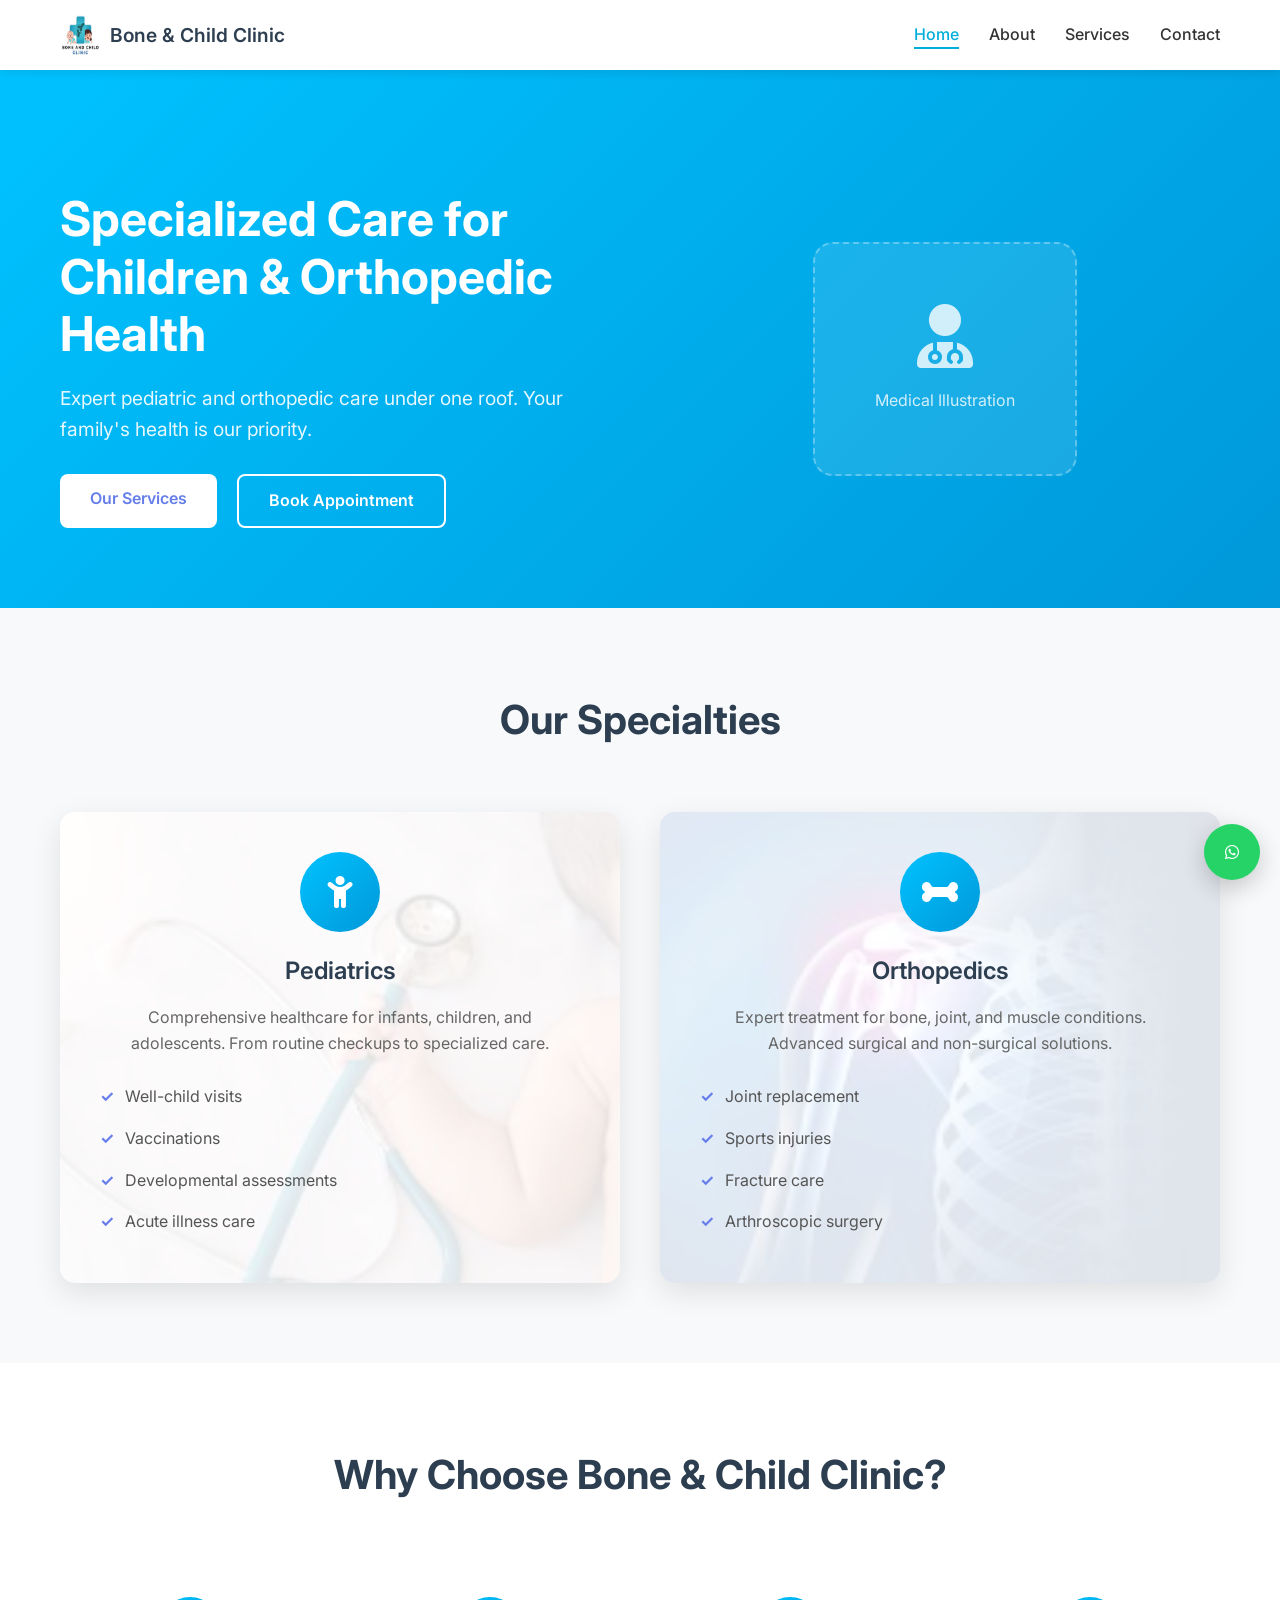
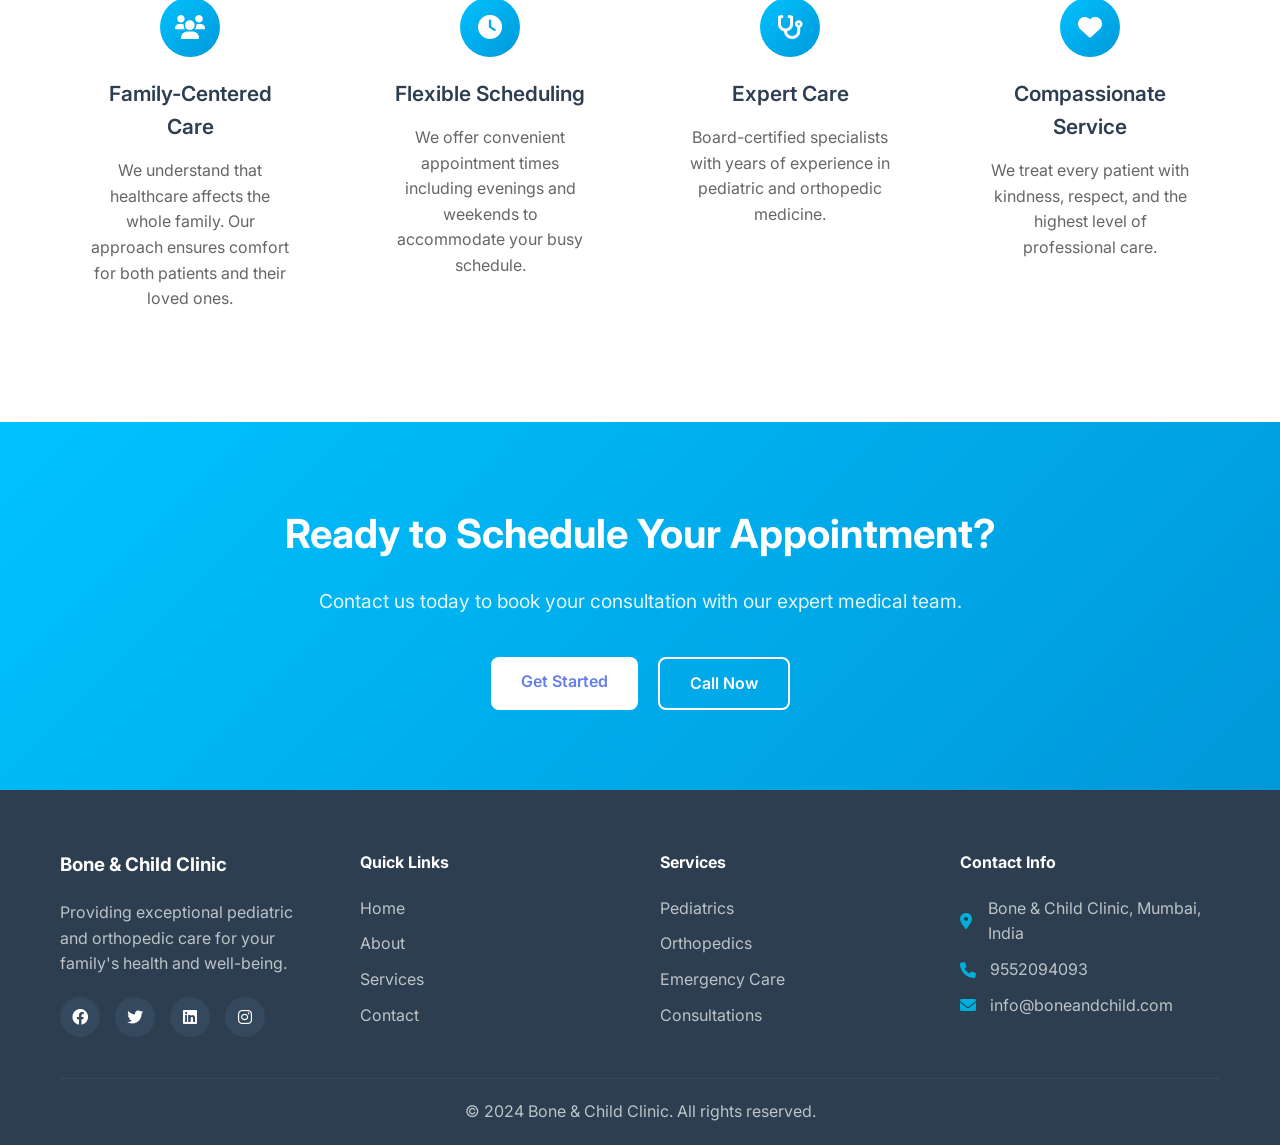
<file: index.html>
<!DOCTYPE html>
<html lang="en">
<head>
    <meta charset="UTF-8">
    <meta name="viewport" content="width=device-width, initial-scale=1.0">
    <title>Bone & Child Clinic</title>
    <link rel="stylesheet" href="styles.css">
    <link href="https://fonts.googleapis.com/css2?family=Inter:wght@300;400;500;600;700&display=swap" rel="stylesheet">
    <link rel="stylesheet" href="https://cdnjs.cloudflare.com/ajax/libs/font-awesome/6.0.0/css/all.min.css">
    <link rel="icon" href="logo.png">
</head>
<body>
    <!-- Navigation -->
    <nav class="navbar">
        <div class="nav-container">
            <div class="nav-logo">
                <a href="index.html" class="logo-link">
                    <img src="logo.png" alt="Bone & Child Clinic" class="logo" onerror="this.onerror=null;this.src='logo-placeholder.png';">
                    <span class="logo-text">Bone & Child Clinic</span>
                </a>
            </div>
            <ul class="nav-menu">
                <li class="nav-item">
                    <a href="index.html" class="nav-link active">Home</a>
                </li>
                <li class="nav-item">
                    <a href="about.html" class="nav-link">About</a>
                </li>
                <li class="nav-item">
                    <a href="services.html" class="nav-link">Services</a>
                </li>
                <li class="nav-item">
                    <a href="contact.html" class="nav-link">Contact</a>
                </li>
            </ul>
            <div class="hamburger">
                <span class="bar"></span>
                <span class="bar"></span>
                <span class="bar"></span>
            </div>
        </div>
    </nav>

    <!-- Hero Section -->
    <section class="hero">
        <div class="hero-container">
            <div class="hero-content">
                <h1 class="hero-title">Specialized Care for Children & Orthopedic Health</h1>
                <p class="hero-subtitle">Expert pediatric and orthopedic care under one roof. Your family's health is our priority.</p>
                <div class="hero-buttons">
                    <a href="services.html" class="btn btn-primary">Our Services</a>
                    <a href="https://wa.me/9552094093?text=Hello%20Bone%20%26%20Child%20Clinic%2C%20I%20would%20like%20to%20book%20an%20appointment." class="btn btn-secondary" target="_blank" rel="noopener">Book Appointment</a>
                </div>
            </div>
            <div class="hero-image">
                <div class="hero-placeholder">
                    <i class="fas fa-user-md"></i>
                    <p>Medical Illustration</p>
                </div>
            </div>
        </div>
    </section>

    <!-- Specialties Section -->
    <section class="specialties">
        <div class="container">
            <h2 class="section-title">Our Specialties</h2>
            <div class="specialties-grid">
                <div class="specialty-card bg-image bg-image-peds">
                    <div class="specialty-icon">
                        <i class="fas fa-child"></i>
                    </div>
                    <h3>Pediatrics</h3>
                    <p>Comprehensive healthcare for infants, children, and adolescents. From routine checkups to specialized care.</p>
                    <ul class="specialty-features">
                        <li>Well-child visits</li>
                        <li>Vaccinations</li>
                        <li>Developmental assessments</li>
                        <li>Acute illness care</li>
                    </ul>
                </div>
                <div class="specialty-card bg-image bg-image-ortho">
                    <div class="specialty-icon">
                        <i class="fas fa-bone"></i>
                    </div>
                    <h3>Orthopedics</h3>
                    <p>Expert treatment for bone, joint, and muscle conditions. Advanced surgical and non-surgical solutions.</p>
                    <ul class="specialty-features">
                        <li>Joint replacement</li>
                        <li>Sports injuries</li>
                        <li>Fracture care</li>
                        <li>Arthroscopic surgery</li>
                    </ul>
                </div>
            </div>
        </div>
    </section>

    <!-- Why Choose Us Section -->
    <section class="why-choose-us">
        <div class="container">
            <h2 class="section-title">Why Choose Bone & Child Clinic?</h2>
            <div class="features-grid">
                <div class="feature-card">
                    <div class="feature-icon">
                        <i class="fas fa-users"></i>
                    </div>
                    <h3>Family-Centered Care</h3>
                    <p>We understand that healthcare affects the whole family. Our approach ensures comfort for both patients and their loved ones.</p>
                </div>
                <div class="feature-card">
                    <div class="feature-icon">
                        <i class="fas fa-clock"></i>
                    </div>
                    <h3>Flexible Scheduling</h3>
                    <p>We offer convenient appointment times including evenings and weekends to accommodate your busy schedule.</p>
                </div>
                <div class="feature-card">
                    <div class="feature-icon">
                        <i class="fas fa-stethoscope"></i>
                    </div>
                    <h3>Expert Care</h3>
                    <p>Board-certified specialists with years of experience in pediatric and orthopedic medicine.</p>
                </div>
                <div class="feature-card">
                    <div class="feature-icon">
                        <i class="fas fa-heart"></i>
                    </div>
                    <h3>Compassionate Service</h3>
                    <p>We treat every patient with kindness, respect, and the highest level of professional care.</p>
                </div>
            </div>
        </div>
    </section>

    <!-- CTA Section -->
    <section class="cta">
        <div class="container">
            <div class="cta-content">
                <h2>Ready to Schedule Your Appointment?</h2>
                <p>Contact us today to book your consultation with our expert medical team.</p>
                <div class="cta-buttons">
                    <a href="contact.html" class="btn btn-primary">Get Started</a>
                    <a href="tel:+1234567890" class="btn btn-outline">Call Now</a>
                </div>
            </div>
        </div>
    </section>

    <!-- Footer -->
    <footer class="footer">
        <div class="container">
            <div class="footer-content">
                <div class="footer-section">
                    <h3>Bone & Child Clinic</h3>
                    <p>Providing exceptional pediatric and orthopedic care for your family's health and well-being.</p>
                    <div class="social-links">
                        <a href="#"><i class="fab fa-facebook"></i></a>
                        <a href="#"><i class="fab fa-twitter"></i></a>
                        <a href="#"><i class="fab fa-linkedin"></i></a>
                        <a href="#"><i class="fab fa-instagram"></i></a>
                    </div>
                </div>
                <div class="footer-section">
                    <h4>Quick Links</h4>
                    <ul>
                        <li><a href="index.html">Home</a></li>
                        <li><a href="about.html">About</a></li>
                        <li><a href="services.html">Services</a></li>
                        <li><a href="contact.html">Contact</a></li>
                    </ul>
                </div>
                <div class="footer-section">
                    <h4>Services</h4>
                    <ul>
                        <li><a href="services.html#pediatrics">Pediatrics</a></li>
                        <li><a href="services.html#orthopedics">Orthopedics</a></li>
                        <li><a href="services.html#emergency">Emergency Care</a></li>
                        <li><a href="services.html#consultation">Consultations</a></li>
                    </ul>
                </div>
                <div class="footer-section">
                    <h4>Contact Info</h4>
                    <div class="contact-info">
                        <p><i class="fas fa-map-marker-alt"></i> Bone & Child Clinic, Mumbai, India</p>
                        <p><i class="fas fa-phone"></i> 9552094093</p>
                        <p><i class="fas fa-envelope"></i> info@boneandchild.com</p>
                    </div>
                </div>
            </div>
            <div class="footer-bottom">
                <p>&copy; 2024 Bone & Child Clinic. All rights reserved.</p>
            </div>
        </div>
    </footer>

    <a class="floating-whatsapp" href="https://wa.me/9552094093?text=Hello%20Bone%20%26%20Child%20Clinic%2C%20please%20guide%20me%20to%20the%20clinic." target="_blank" rel="noopener" aria-label="WhatsApp">
        <i class="fab fa-whatsapp"></i>
    </a>

    <script src="script.js"></script>
</body>
</html>
</file>
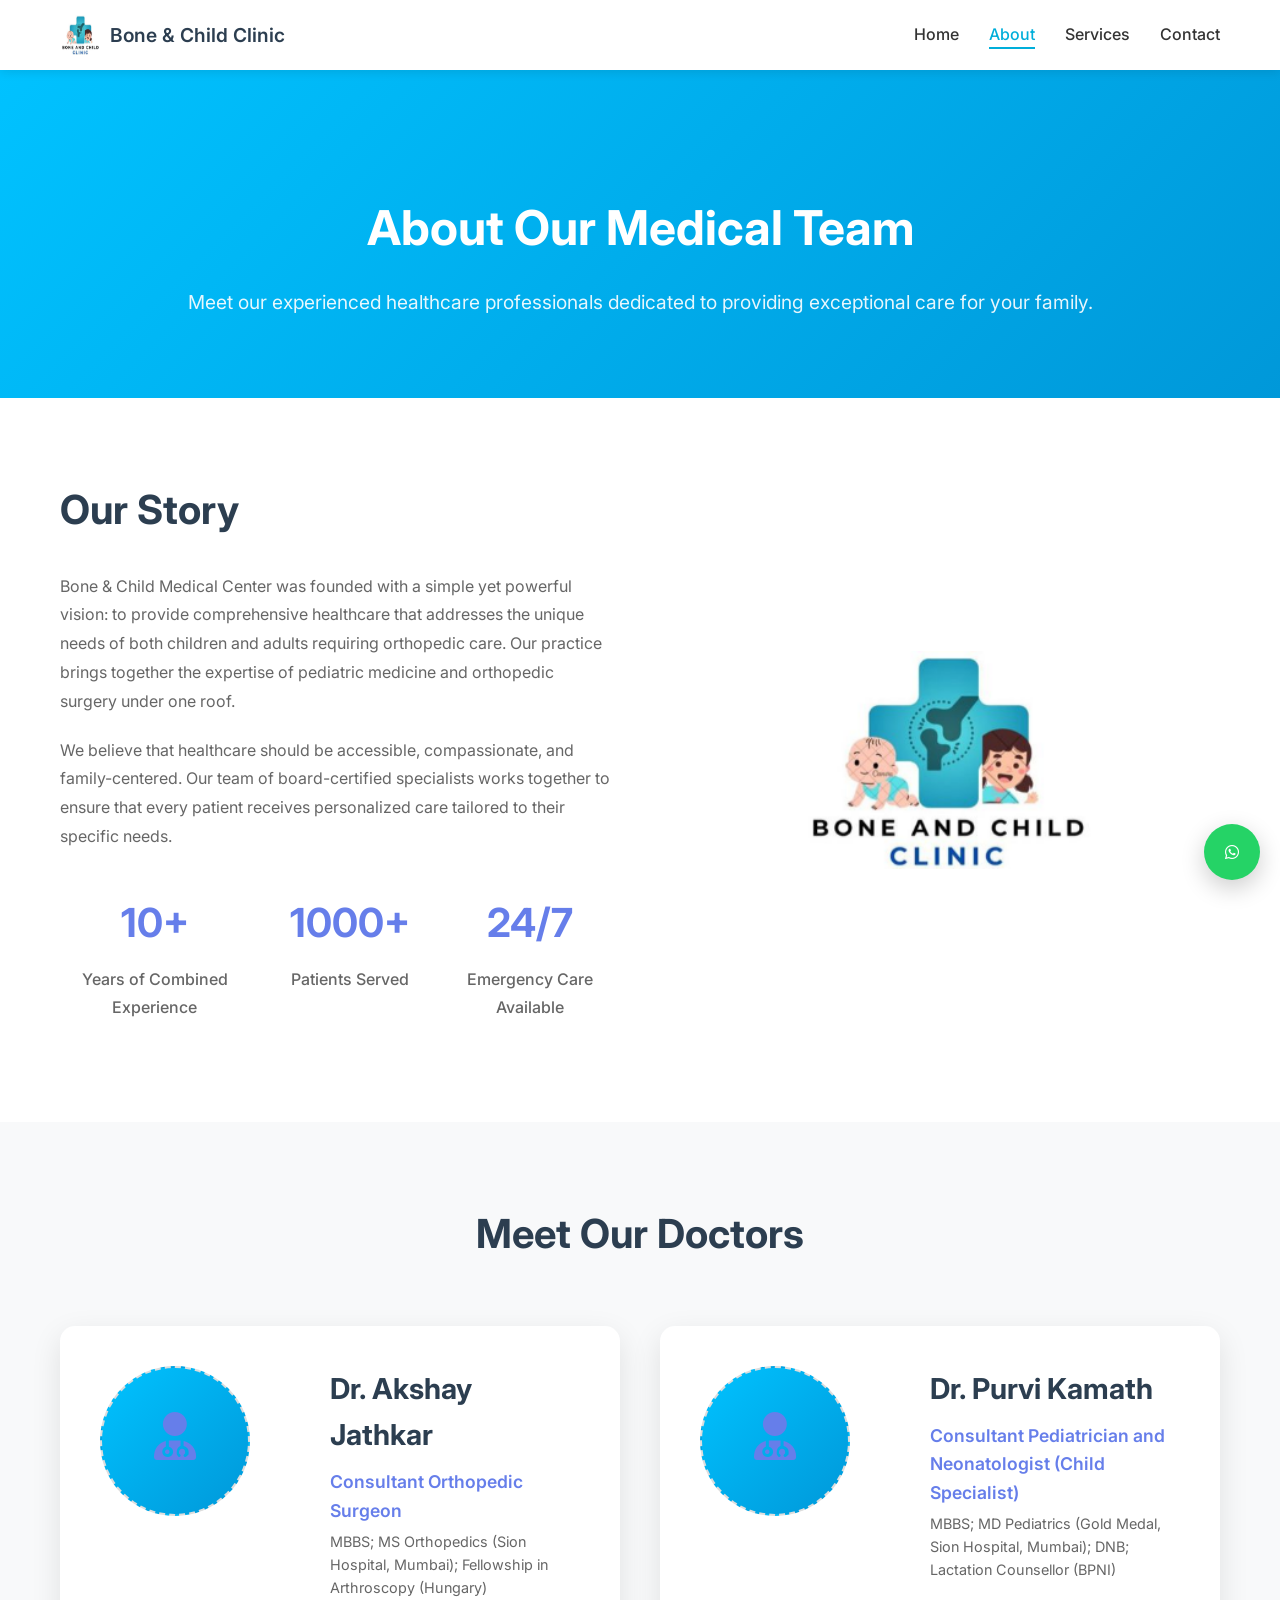
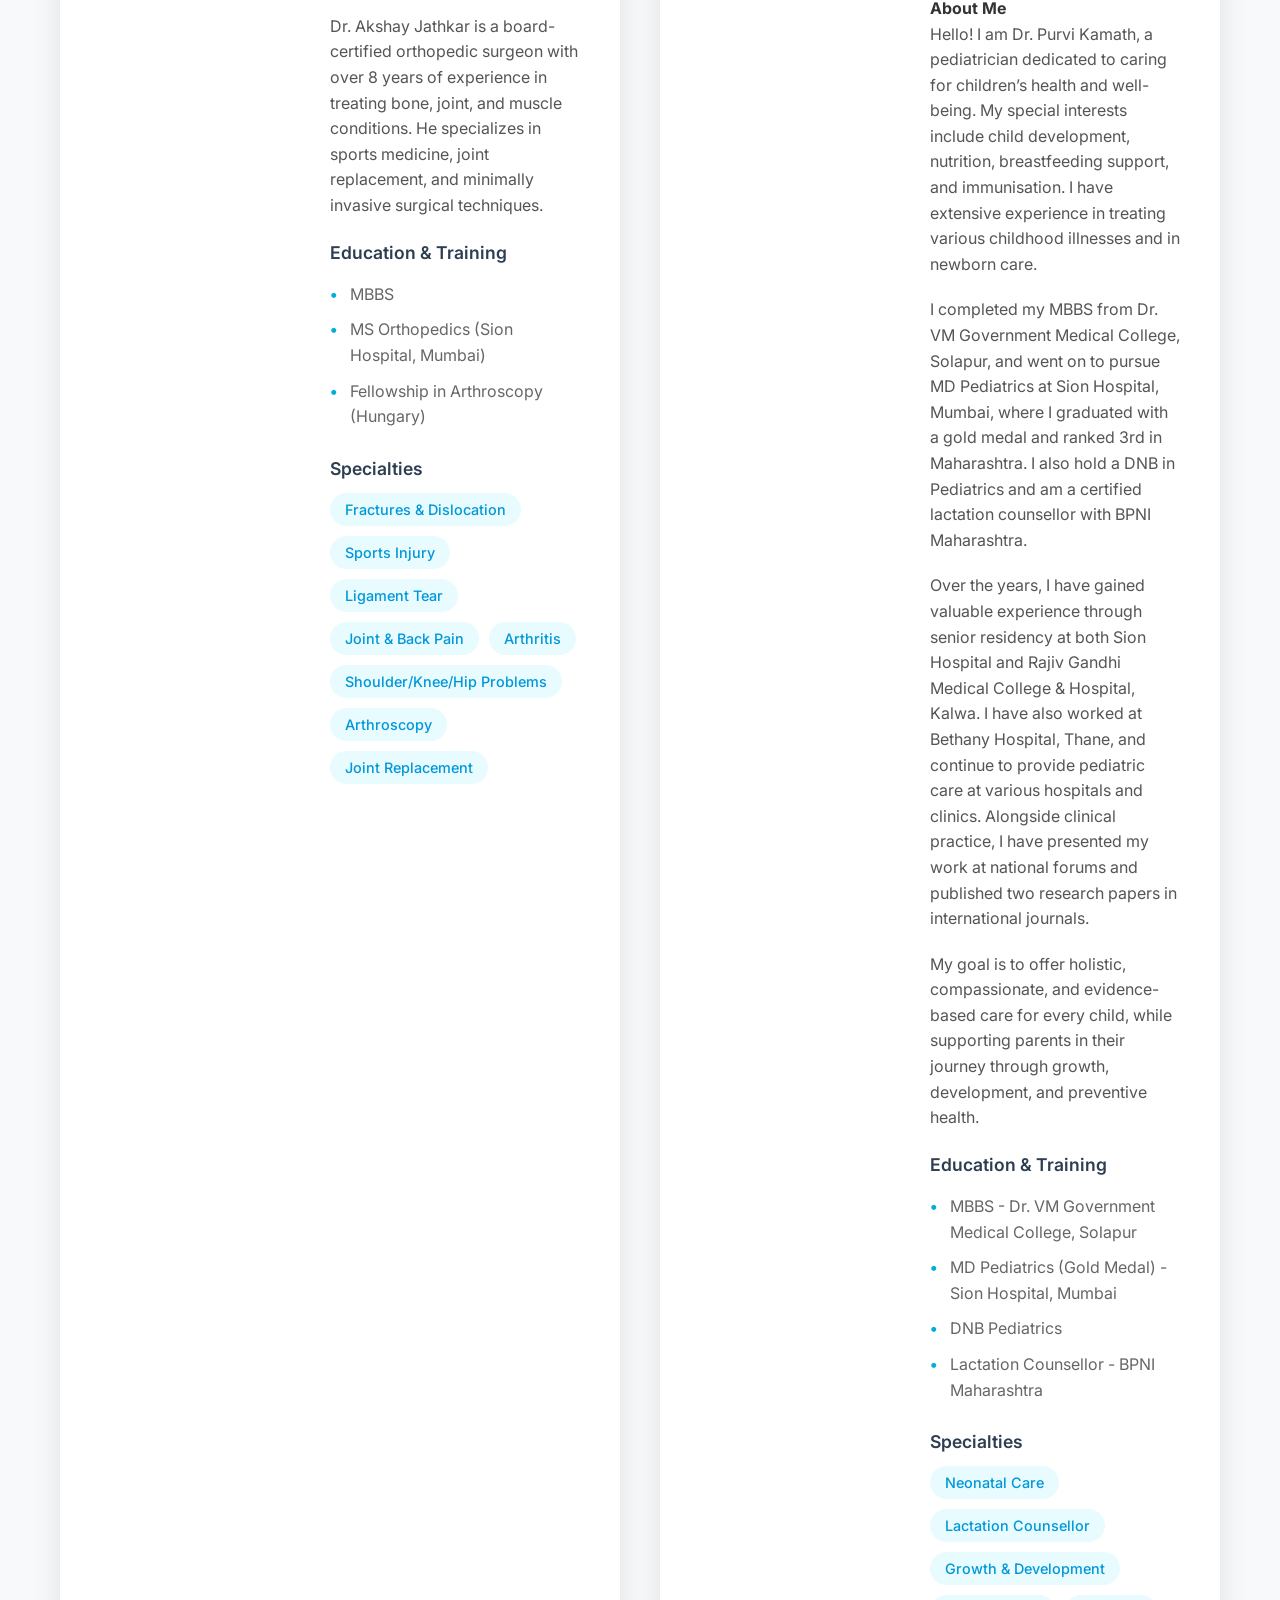
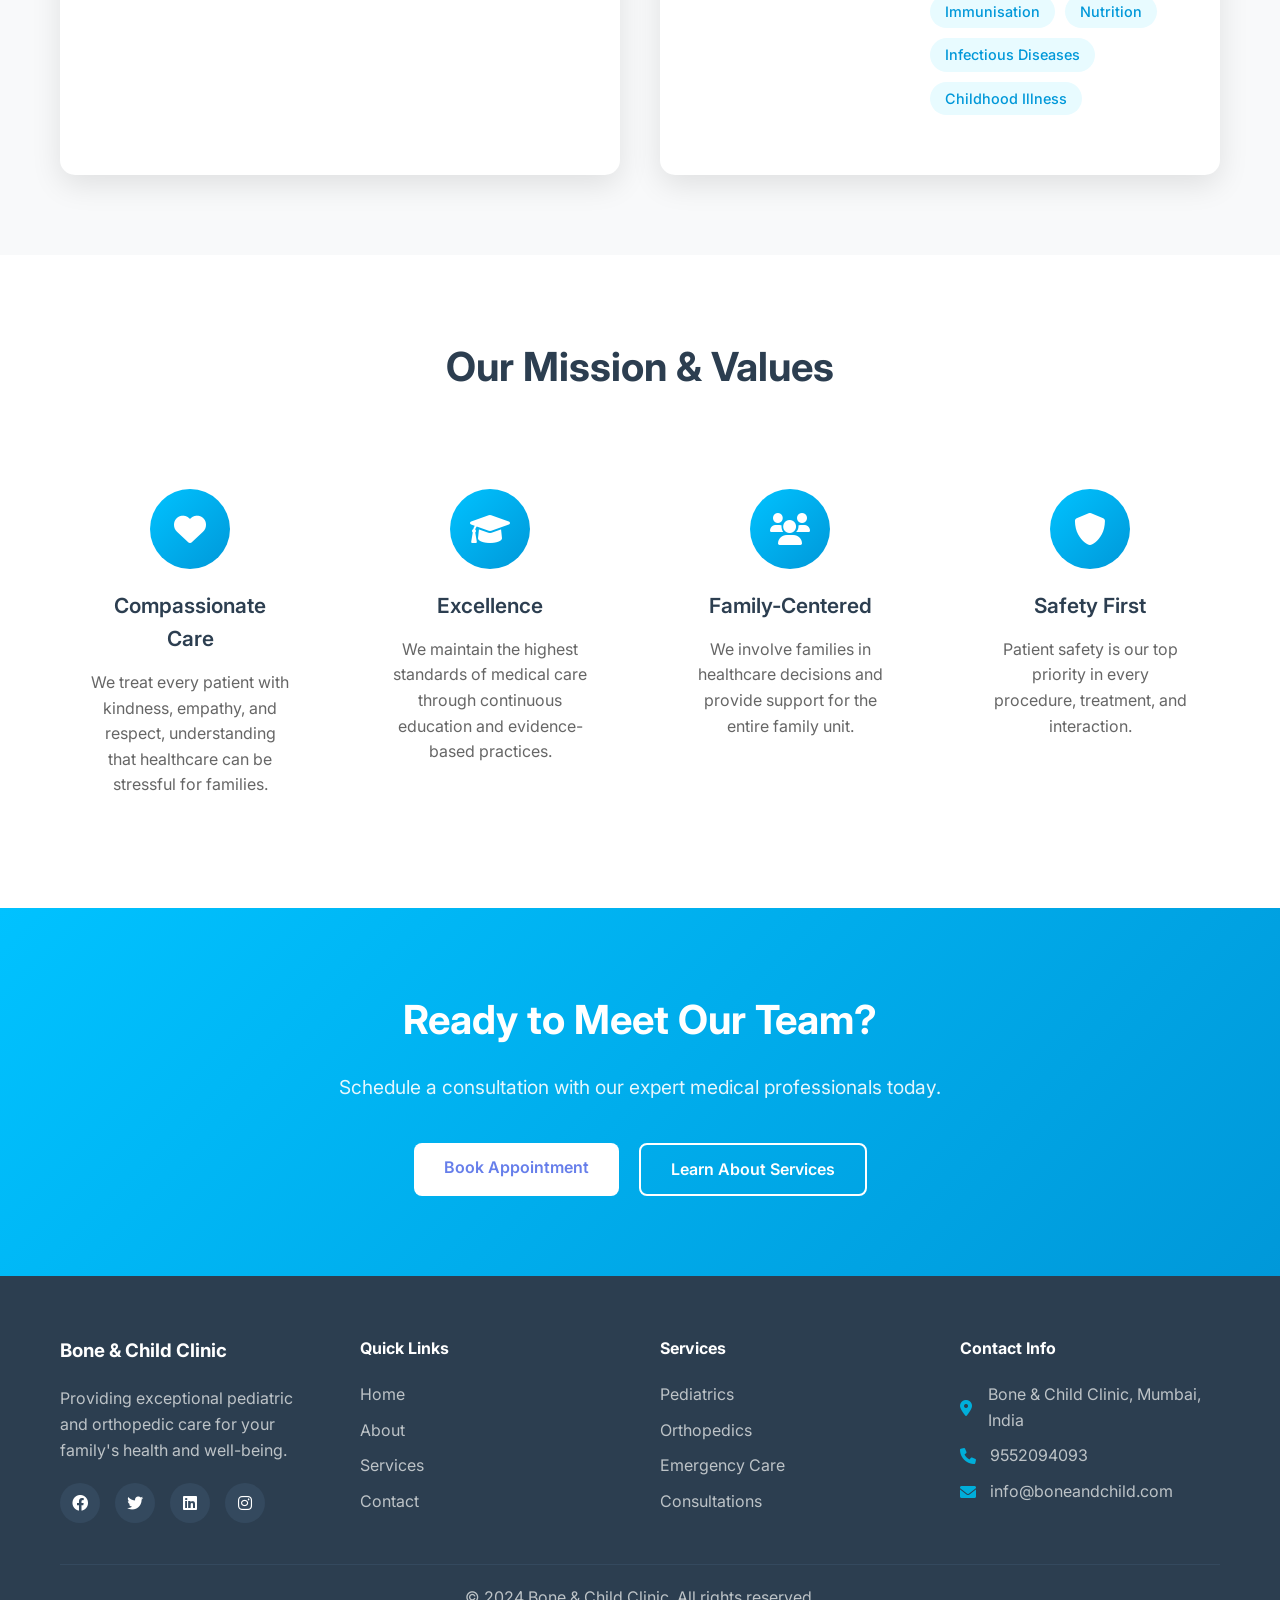
<file: about.html>
<!DOCTYPE html>
<html lang="en">
<head>
    <meta charset="UTF-8">
    <meta name="viewport" content="width=device-width, initial-scale=1.0">
    <title>About Us - Bone & Child Clinic</title>
    <link rel="stylesheet" href="styles.css">
    <link rel="icon" href="logo.png">
    <link href="https://fonts.googleapis.com/css2?family=Inter:wght@300;400;500;600;700&display=swap" rel="stylesheet">
    <link rel="stylesheet" href="https://cdnjs.cloudflare.com/ajax/libs/font-awesome/6.0.0/css/all.min.css">
</head>
<body>
    <!-- Navigation -->
    <nav class="navbar">
        <div class="nav-container">
            <div class="nav-logo">
                <a href="index.html" class="logo-link">
                    <img src="logo.png" alt="Bone & Child Clinic" class="logo" onerror="this.onerror=null;this.src='logo-placeholder.png';">
                    <span class="logo-text">Bone & Child Clinic</span>
                </a>
            </div>
            <ul class="nav-menu">
                <li class="nav-item">
                    <a href="index.html" class="nav-link">Home</a>
                </li>
                <li class="nav-item">
                    <a href="about.html" class="nav-link active">About</a>
                </li>
                <li class="nav-item">
                    <a href="services.html" class="nav-link">Services</a>
                </li>
                <li class="nav-item">
                    <a href="contact.html" class="nav-link">Contact</a>
                </li>
            </ul>
            <div class="hamburger">
                <span class="bar"></span>
                <span class="bar"></span>
                <span class="bar"></span>
            </div>
        </div>
    </nav>

    <!-- About Hero Section -->
    <section class="about-hero">
        <div class="container">
            <div class="about-hero-content">
                <h1>About Our Medical Team</h1>
                <p>Meet our experienced healthcare professionals dedicated to providing exceptional care for your family.</p>
            </div>
        </div>
    </section>

    <!-- Our Story Section -->
    <section class="our-story">
        <div class="container">
            <div class="story-content">
                <div class="story-text">
                    <h2>Our Story</h2>
                    <p>Bone & Child Medical Center was founded with a simple yet powerful vision: to provide comprehensive healthcare that addresses the unique needs of both children and adults requiring orthopedic care. Our practice brings together the expertise of pediatric medicine and orthopedic surgery under one roof.</p>
                    <p>We believe that healthcare should be accessible, compassionate, and family-centered. Our team of board-certified specialists works together to ensure that every patient receives personalized care tailored to their specific needs.</p>
                    <div class="story-stats">
                        <div class="stat">
                            <h3>10+</h3>
                            <p>Years of Combined Experience</p>
                        </div>
                        <div class="stat">
                            <h3>1000+</h3>
                            <p>Patients Served</p>
                        </div>
                        <div class="stat">
                            <h3>24/7</h3>
                            <p>Emergency Care Available</p>
                        </div>
                    </div>
                </div>
                <div class="story-image">
                    <img src="logo.png" alt="Medical Center Logo" class="story-logo" onerror="this.onerror=null;this.src='logo-placeholder.png';">
                </div>
            </div>
        </div>
    </section>

    <!-- Doctors Section -->
    <section class="doctors">
        <div class="container">
            <h2 class="section-title">Meet Our Doctors</h2>
            <div class="doctors-grid">
                <div class="doctor-card">
                    <div class="doctor-image">
                        <div class="image-placeholder">
                            <i class="fas fa-user-md"></i>
                        </div>
                    </div>
                    <div class="doctor-info">
                        <h3>Dr. Akshay Jathkar</h3>
                        <p class="specialty">Consultant Orthopedic Surgeon</p>
                        <p class="credentials">MBBS; MS Orthopedics (Sion Hospital, Mumbai); Fellowship in Arthroscopy (Hungary)</p>
                        <p class="bio">Dr. Akshay Jathkar is a board-certified orthopedic surgeon with over 8 years of experience in treating bone, joint, and muscle conditions. He specializes in sports medicine, joint replacement, and minimally invasive surgical techniques.</p>
                        <div class="doctor-credentials">
                            <h4>Education & Training</h4>
                            <ul>
                                <li>MBBS</li>
                                <li>MS Orthopedics (Sion Hospital, Mumbai)</li>
                                <li>Fellowship in Arthroscopy (Hungary)</li>
                            </ul>
                        </div>
                        <div class="doctor-specialties">
                            <h4>Specialties</h4>
                            <div class="specialty-tags">
                                <span class="tag">Fractures & Dislocation</span>
                                <span class="tag">Sports Injury</span>
                                <span class="tag">Ligament Tear</span>
                                <span class="tag">Joint & Back Pain</span>
                                <span class="tag">Arthritis</span>
                                <span class="tag">Shoulder/Knee/Hip Problems</span>
                                <span class="tag">Arthroscopy</span>
                                <span class="tag">Joint Replacement</span>
                            </div>
                        </div>
                    </div>
                </div>

                <div class="doctor-card">
                    <div class="doctor-image">
                        <div class="image-placeholder">
                            <i class="fas fa-user-md"></i>
                        </div>
                    </div>
                    <div class="doctor-info">
                        <h3>Dr. Purvi Kamath</h3>
                        <p class="specialty">Consultant Pediatrician and Neonatologist (Child Specialist)</p>
                        <p class="credentials">MBBS; MD Pediatrics (Gold Medal, Sion Hospital, Mumbai); DNB; Lactation Counsellor (BPNI)</p>
                        <h4>About Me</h4>
                        <p class="bio">Hello! I am Dr. Purvi Kamath, a pediatrician dedicated to caring for children’s health and well-being. My special interests include child development, nutrition, breastfeeding support, and immunisation. I have extensive experience in treating various childhood illnesses and in newborn care.</p>
                        <p class="bio">I completed my MBBS from Dr. VM Government Medical College, Solapur, and went on to pursue MD Pediatrics at Sion Hospital, Mumbai, where I graduated with a gold medal and ranked 3rd in Maharashtra. I also hold a DNB in Pediatrics and am a certified lactation counsellor with BPNI Maharashtra.</p>
                        <p class="bio">Over the years, I have gained valuable experience through senior residency at both Sion Hospital and Rajiv Gandhi Medical College & Hospital, Kalwa. I have also worked at Bethany Hospital, Thane, and continue to provide pediatric care at various hospitals and clinics. Alongside clinical practice, I have presented my work at national forums and published two research papers in international journals.</p>
                        <p class="bio">My goal is to offer holistic, compassionate, and evidence-based care for every child, while supporting parents in their journey through growth, development, and preventive health.</p>
                        <div class="doctor-credentials">
                            <h4>Education & Training</h4>
                            <ul>
                                <li>MBBS - Dr. VM Government Medical College, Solapur</li>
                                <li>MD Pediatrics (Gold Medal) - Sion Hospital, Mumbai</li>
                                <li>DNB Pediatrics</li>
                                <li>Lactation Counsellor - BPNI Maharashtra</li>
                            </ul>
                        </div>
                        <div class="doctor-specialties">
                            <h4>Specialties</h4>
                            <div class="specialty-tags">
                                <span class="tag">Neonatal Care</span>
                                <span class="tag">Lactation Counsellor</span>
                                <span class="tag">Growth & Development</span>
                                <span class="tag">Immunisation</span>
                                <span class="tag">Nutrition</span>
                                <span class="tag">Infectious Diseases</span>
                                <span class="tag">Childhood Illness</span>
                            </div>
                        </div>
                    </div>
                </div>
            </div>
        </div>
    </section>

    <!-- Mission & Values Section -->
    <section class="mission-values">
        <div class="container">
            <div class="mission-content">
                <div class="mission-text">
                    <h2>Our Mission & Values</h2>
                    <div class="values-grid">
                        <div class="value-item">
                            <div class="value-icon">
                                <i class="fas fa-heart"></i>
                            </div>
                            <h3>Compassionate Care</h3>
                            <p>We treat every patient with kindness, empathy, and respect, understanding that healthcare can be stressful for families.</p>
                        </div>
                        <div class="value-item">
                            <div class="value-icon">
                                <i class="fas fa-graduation-cap"></i>
                            </div>
                            <h3>Excellence</h3>
                            <p>We maintain the highest standards of medical care through continuous education and evidence-based practices.</p>
                        </div>
                        <div class="value-item">
                            <div class="value-icon">
                                <i class="fas fa-users"></i>
                            </div>
                            <h3>Family-Centered</h3>
                            <p>We involve families in healthcare decisions and provide support for the entire family unit.</p>
                        </div>
                        <div class="value-item">
                            <div class="value-icon">
                                <i class="fas fa-shield-alt"></i>
                            </div>
                            <h3>Safety First</h3>
                            <p>Patient safety is our top priority in every procedure, treatment, and interaction.</p>
                        </div>
                    </div>
                </div>
            </div>
        </div>
    </section>

    <!-- CTA Section -->
    <section class="cta">
        <div class="container">
            <div class="cta-content">
                <h2>Ready to Meet Our Team?</h2>
                <p>Schedule a consultation with our expert medical professionals today.</p>
                <div class="cta-buttons">
                    <a href="contact.html" class="btn btn-primary">Book Appointment</a>
                    <a href="services.html" class="btn btn-outline">Learn About Services</a>
                </div>
            </div>
        </div>
    </section>

    <!-- Footer -->
    <footer class="footer">
        <div class="container">
            <div class="footer-content">
                <div class="footer-section">
                    <h3>Bone & Child Clinic</h3>
                    <p>Providing exceptional pediatric and orthopedic care for your family's health and well-being.</p>
                    <div class="social-links">
                        <a href="#"><i class="fab fa-facebook"></i></a>
                        <a href="#"><i class="fab fa-twitter"></i></a>
                        <a href="#"><i class="fab fa-linkedin"></i></a>
                        <a href="#"><i class="fab fa-instagram"></i></a>
                    </div>
                </div>
                <div class="footer-section">
                    <h4>Quick Links</h4>
                    <ul>
                        <li><a href="index.html">Home</a></li>
                        <li><a href="about.html">About</a></li>
                        <li><a href="services.html">Services</a></li>
                        <li><a href="contact.html">Contact</a></li>
                    </ul>
                </div>
                <div class="footer-section">
                    <h4>Services</h4>
                    <ul>
                        <li><a href="services.html#pediatrics">Pediatrics</a></li>
                        <li><a href="services.html#orthopedics">Orthopedics</a></li>
                        <li><a href="services.html#emergency">Emergency Care</a></li>
                        <li><a href="services.html#consultation">Consultations</a></li>
                    </ul>
                </div>
                <div class="footer-section">
                    <h4>Contact Info</h4>
                    <div class="contact-info">
                        <p><i class="fas fa-map-marker-alt"></i> Bone & Child Clinic, Mumbai, India</p>
                        <p><i class="fas fa-phone"></i> 9552094093</p>
                        <p><i class="fas fa-envelope"></i> info@boneandchild.com</p>
                    </div>
                </div>
            </div>
            <div class="footer-bottom">
                <p>&copy; 2024 Bone & Child Clinic. All rights reserved.</p>
            </div>
        </div>
    </footer>

    <a class="floating-whatsapp" href="https://wa.me/9552094093?text=Hello%20Bone%20%26%20Child%20Clinic%2C%20please%20guide%20me%20to%20the%20clinic." target="_blank" rel="noopener" aria-label="WhatsApp">
        <i class="fab fa-whatsapp"></i>
    </a>

    <script src="script.js"></script>
</body>
</html>
</file>
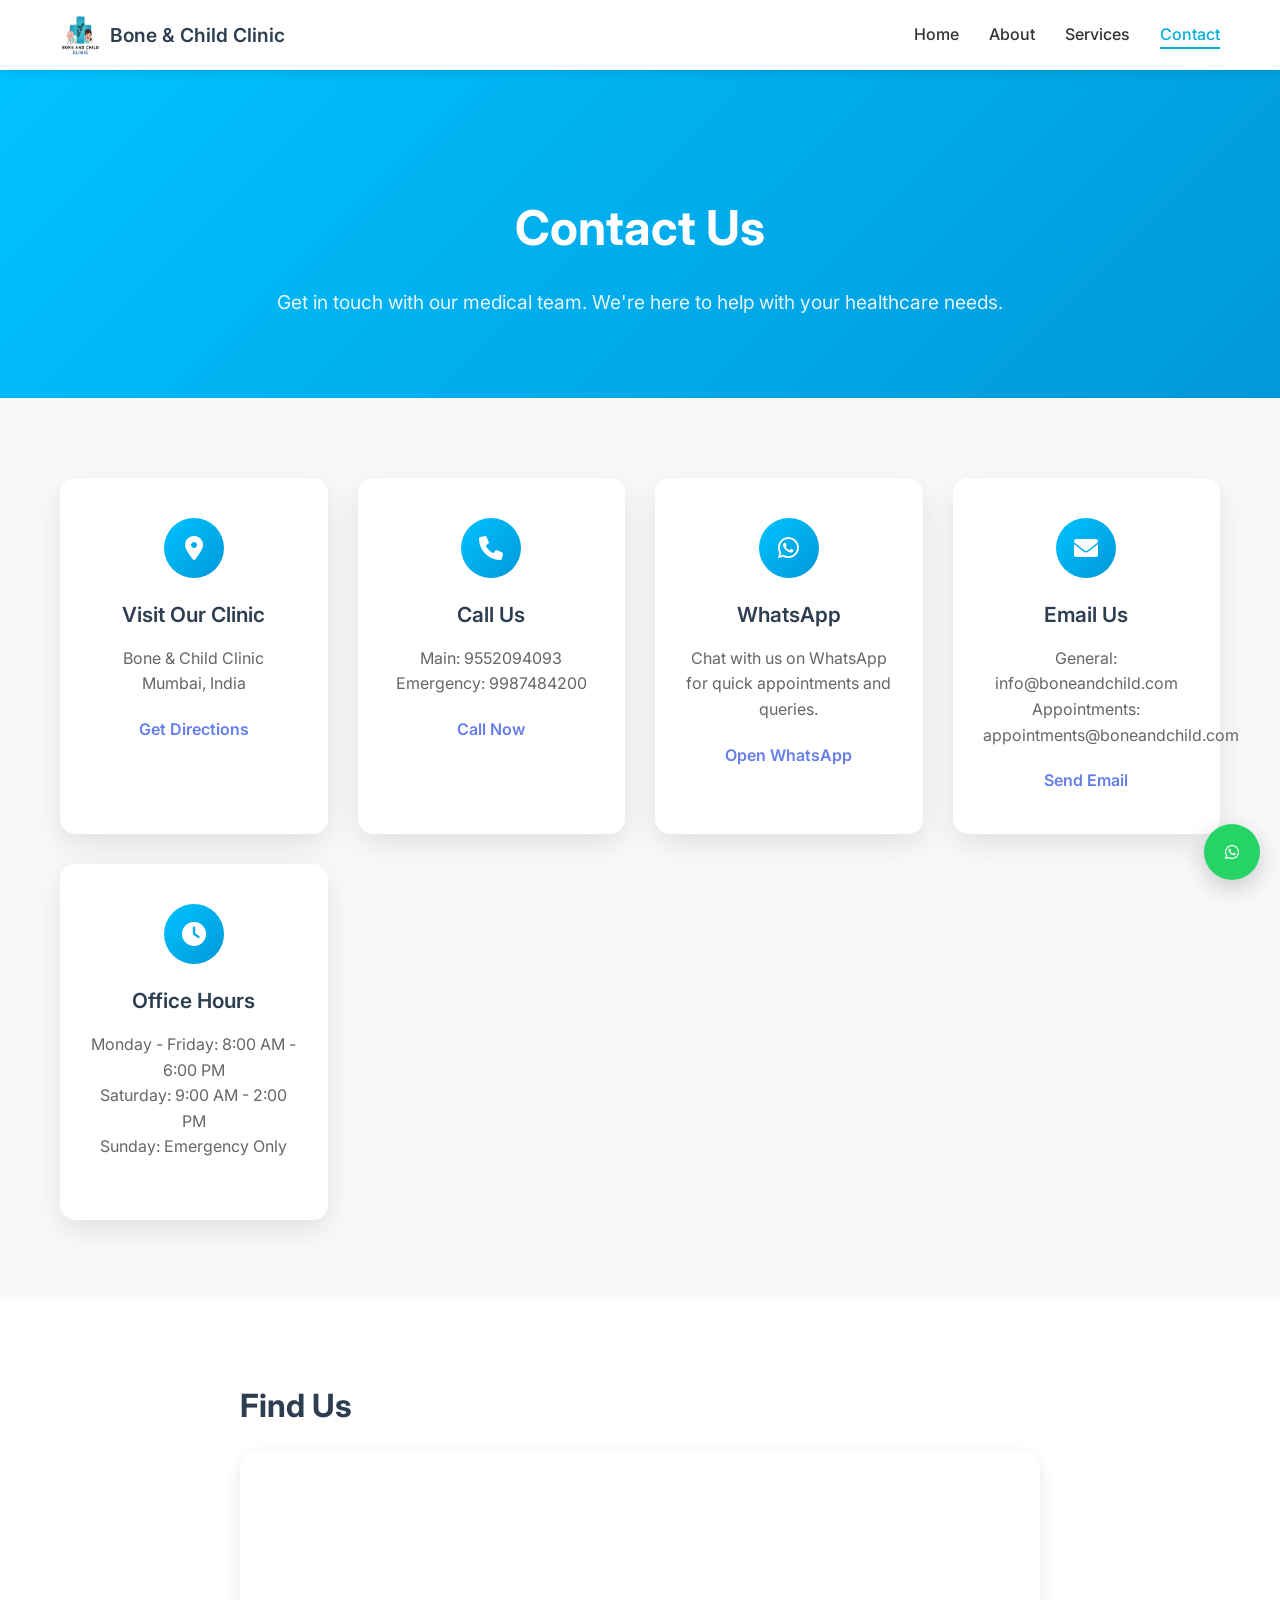
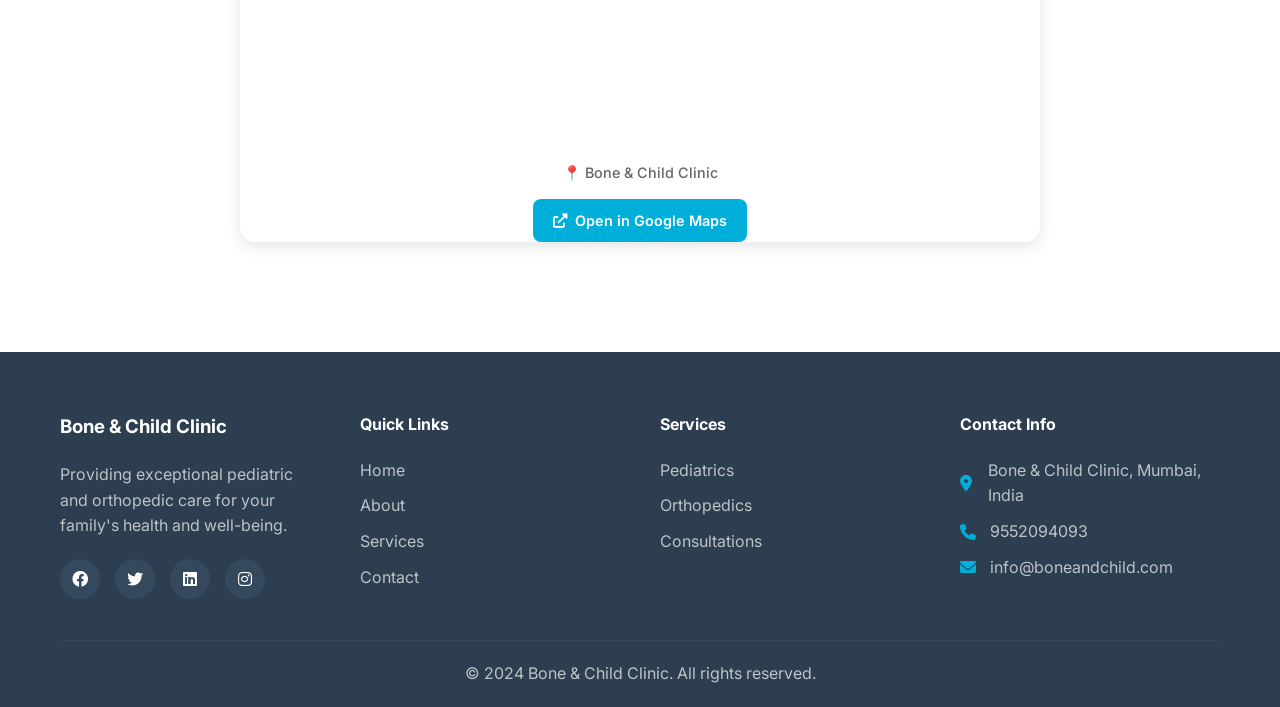
<file: contact.html>
<!DOCTYPE html>
<html lang="en">
<head>
    <meta charset="UTF-8">
    <meta name="viewport" content="width=device-width, initial-scale=1.0">
    <title>Contact Us - Bone & Child Clinic</title>
    <link rel="stylesheet" href="styles.css">
    <link rel="icon" href="logo.png">
    <link href="https://fonts.googleapis.com/css2?family=Inter:wght@300;400;500;600;700&display=swap" rel="stylesheet">
    <link rel="stylesheet" href="https://cdnjs.cloudflare.com/ajax/libs/font-awesome/6.0.0/css/all.min.css">
</head>
<body>
    <!-- Navigation -->
    <nav class="navbar">
        <div class="nav-container">
            <div class="nav-logo">
                <a href="index.html" class="logo-link">
                    <img src="logo.png" alt="Bone & Child Clinic" class="logo" onerror="this.onerror=null;this.src='logo-placeholder.png';">
                    <span class="logo-text">Bone & Child Clinic</span>
                </a>
            </div>
            <ul class="nav-menu">
                <li class="nav-item">
                    <a href="index.html" class="nav-link">Home</a>
                </li>
                <li class="nav-item">
                    <a href="about.html" class="nav-link">About</a>
                </li>
                <li class="nav-item">
                    <a href="services.html" class="nav-link">Services</a></li>
                <li class="nav-item">
                    <a href="contact.html" class="nav-link active">Contact</a>
                </li>
            </ul>
            <div class="hamburger">
                <span class="bar"></span>
                <span class="bar"></span>
                <span class="bar"></span>
            </div>
        </div>
    </nav>

    <!-- Contact Hero Section -->
    <section class="contact-hero">
        <div class="container">
            <div class="contact-hero-content">
                <h1>Contact Us</h1>
                <p>Get in touch with our medical team. We're here to help with your healthcare needs.</p>
            </div>
        </div>
    </section>

    <!-- Contact Information -->
    <section class="contact-info-section">
        <div class="container">
            <div class="contact-grid">
                <div class="contact-card">
                    <div class="contact-icon">
                        <i class="fas fa-map-marker-alt"></i>
                    </div>
                    <h3>Visit Our Clinic</h3>
                    <p>Bone & Child Clinic<br>
                    Mumbai, India</p>
                    <a href="https://maps.app.goo.gl/Kq98QyaVG1b131Js6" target="_blank" rel="noopener" class="contact-link">Get Directions</a>
                </div>
                <div class="contact-card">
                    <div class="contact-icon">
                        <i class="fas fa-phone"></i>
                    </div>
                    <h3>Call Us</h3>
                    <p>Main: 9552094093<br>
                    Emergency: 9987484200</p>
                    <a href="tel:9552094093" class="contact-link">Call Now</a>
                </div>
                <div class="contact-card">
                    <div class="contact-icon">
                        <i class="fab fa-whatsapp"></i>
                    </div>
                    <h3>WhatsApp</h3>
                    <p>Chat with us on WhatsApp for quick appointments and queries.</p>
                    <a href="https://wa.me/9552094093?text=Hello%20Bone%20%26%20Child%20Clinic%2C%20I%20would%20like%20to%20book%20an%20appointment." class="contact-link" target="_blank" rel="noopener">Open WhatsApp</a>
                </div>
                <div class="contact-card">
                    <div class="contact-icon">
                        <i class="fas fa-envelope"></i>
                    </div>
                    <h3>Email Us</h3>
                    <p>General: info@boneandchild.com<br>
                    Appointments: appointments@boneandchild.com</p>
                    <a href="mailto:info@boneandchild.com" class="contact-link">Send Email</a>
                </div>
                <div class="contact-card">
                    <div class="contact-icon">
                        <i class="fas fa-clock"></i>
                    </div>
                    <h3>Office Hours</h3>
                    <p>Monday - Friday: 8:00 AM - 6:00 PM<br>
                    Saturday: 9:00 AM - 2:00 PM<br>
                    Sunday: Emergency Only</p>
                </div>
            </div>
        </div>
    </section>

    <!-- Map Section -->
    <section class="contact-form-section">
        <div class="container">
            <div class="map-container">
                    <h2>Find Us</h2>
                    <div class="map-iframe-container">
                        <!-- Replace this iframe with your actual Google Maps embed code -->
                        <iframe 
                            src="https://www.google.com/maps/embed?pb=!1m18!1m12!1m3!1d1332.5964653926121!2d72.99491045383925!3d19.144823144408306!2m3!1f0!2f0!3f0!3m2!1i1024!2i768!4f13.1!3m3!1m2!1s0x3be7bffde3f150a1%3A0xf3d6e2c883c23a61!2sBone%20And%20Child%20Clinic!5e0!3m2!1sen!2sin!4v1760181871895!5m2!1sen!2sin"
                            width="100%" 
                            height="300" 
                            style="border:0;" 
                            allowfullscreen="" 
                            loading="lazy" 
                            referrerpolicy="no-referrer-when-downgrade">
                        </iframe>
                        <p class="map-note">📍 Bone & Child Clinic</p>
                        <div class="map-links">
                            <a href="https://maps.app.goo.gl/Kq98QyaVG1b131Js6" target="_blank" rel="noopener" class="map-link-btn">
                                <i class="fas fa-external-link-alt"></i> Open in Google Maps
                            </a>
                        </div>
                    </div>
                </div>
            </div>
        </div>
    </section>

    

    

    <!-- Footer -->
    <footer class="footer">
        <div class="container">
            <div class="footer-content">
                <div class="footer-section">
                    <h3>Bone & Child Clinic</h3>
                    <p>Providing exceptional pediatric and orthopedic care for your family's health and well-being.</p>
                    <div class="social-links">
                        <a href="#"><i class="fab fa-facebook"></i></a>
                        <a href="#"><i class="fab fa-twitter"></i></a>
                        <a href="#"><i class="fab fa-linkedin"></i></a>
                        <a href="#"><i class="fab fa-instagram"></i></a>
                    </div>
                </div>
                <div class="footer-section">
                    <h4>Quick Links</h4>
                    <ul>
                        <li><a href="index.html">Home</a></li>
                        <li><a href="about.html">About</a></li>
                        <li><a href="services.html">Services</a></li>
                        <li><a href="contact.html">Contact</a></li>
                    </ul>
                </div>
                <div class="footer-section">
                    <h4>Services</h4>
                    <ul>
                        <li><a href="services.html#pediatrics">Pediatrics</a></li>
                        <li><a href="services.html#orthopedics">Orthopedics</a></li>
                        
                        <li><a href="services.html#consultation">Consultations</a></li>
                    </ul>
                </div>
                <div class="footer-section">
                    <h4>Contact Info</h4>
                    <div class="contact-info">
                        <p><i class="fas fa-map-marker-alt"></i> Bone & Child Clinic, Mumbai, India</p>
                        <p><i class="fas fa-phone"></i> 9552094093</p>
                        <p><i class="fas fa-envelope"></i> info@boneandchild.com</p>
                    </div>
                </div>
            </div>
            <div class="footer-bottom">
                <p>&copy; 2024 Bone & Child Clinic. All rights reserved.</p>
            </div>
        </div>
    </footer>

    <a class="floating-whatsapp" href="https://wa.me/9552094093?text=Hello%20Bone%20%26%20Child%20Clinic%2C%20please%20guide%20me%20to%20the%20clinic." target="_blank" rel="noopener" aria-label="WhatsApp">
        <i class="fab fa-whatsapp"></i>
    </a>

    <script src="script.js"></script>
</body>
</html>
</file>
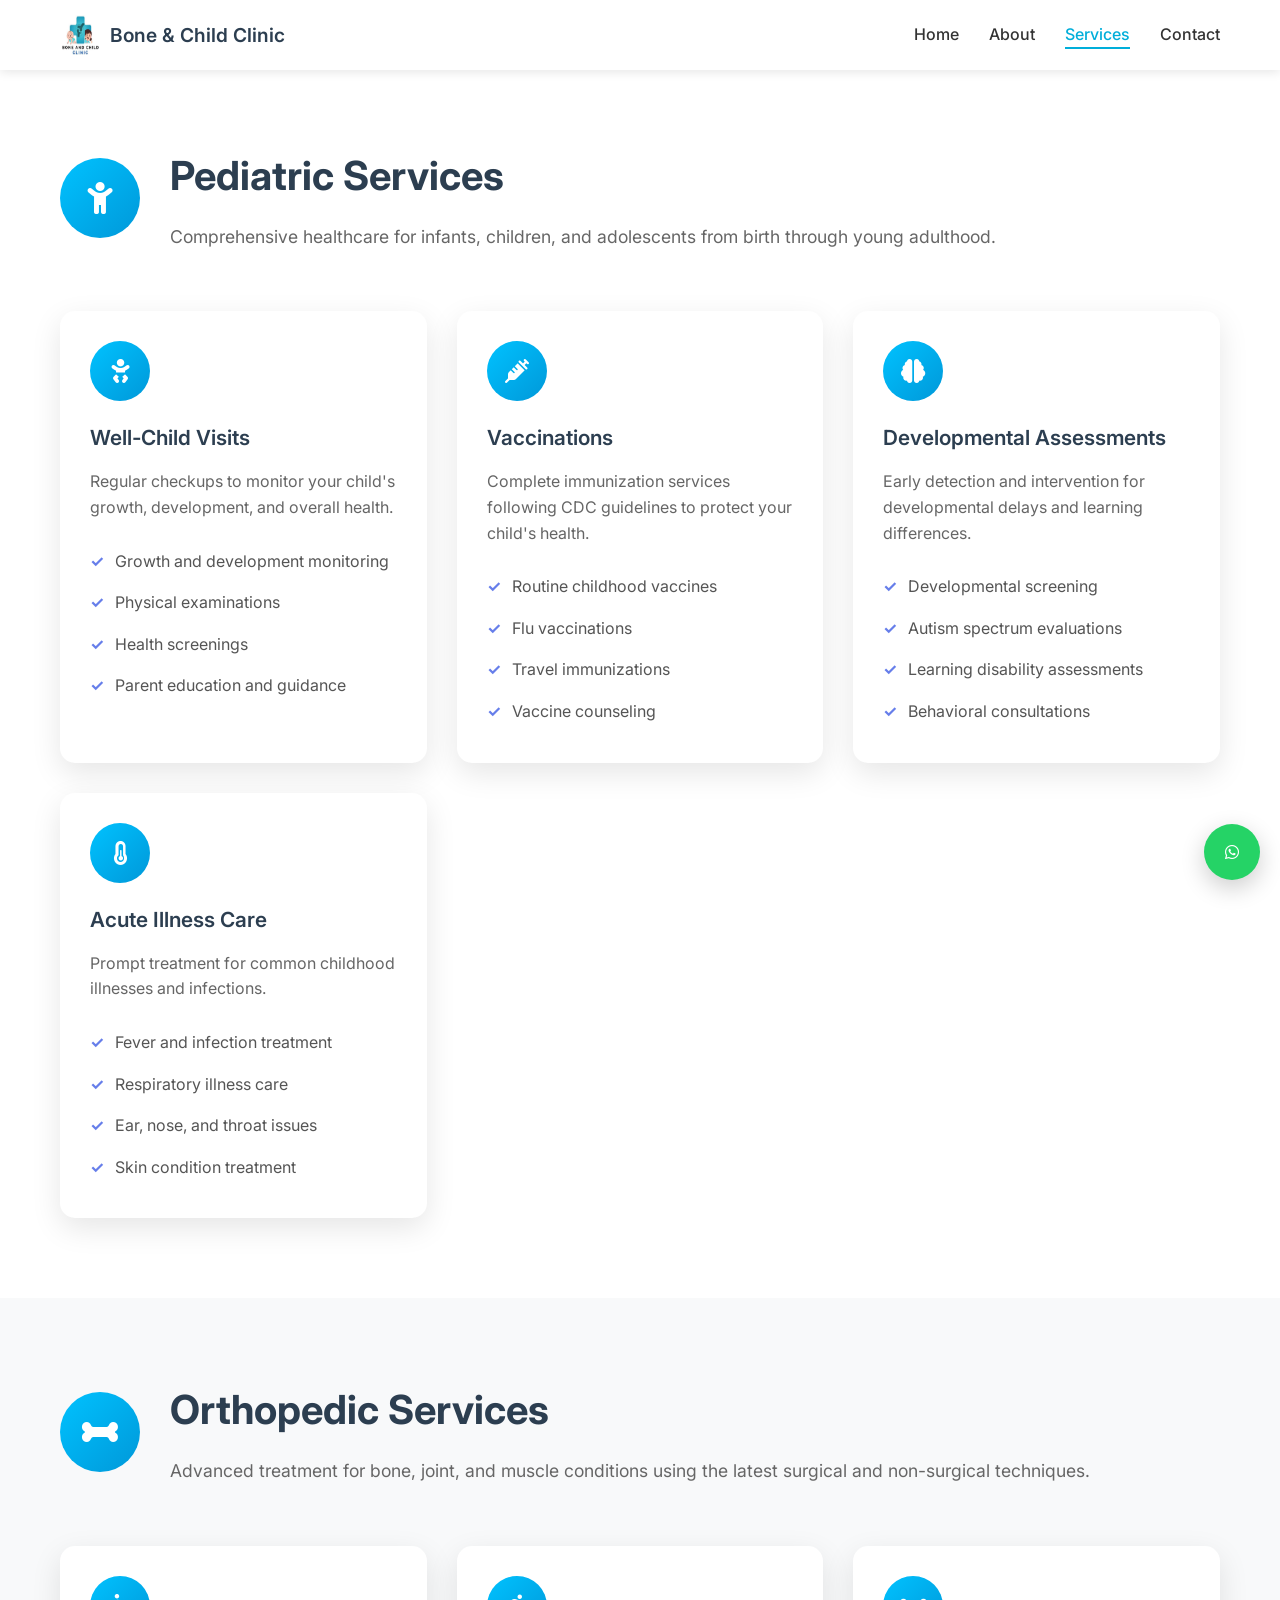
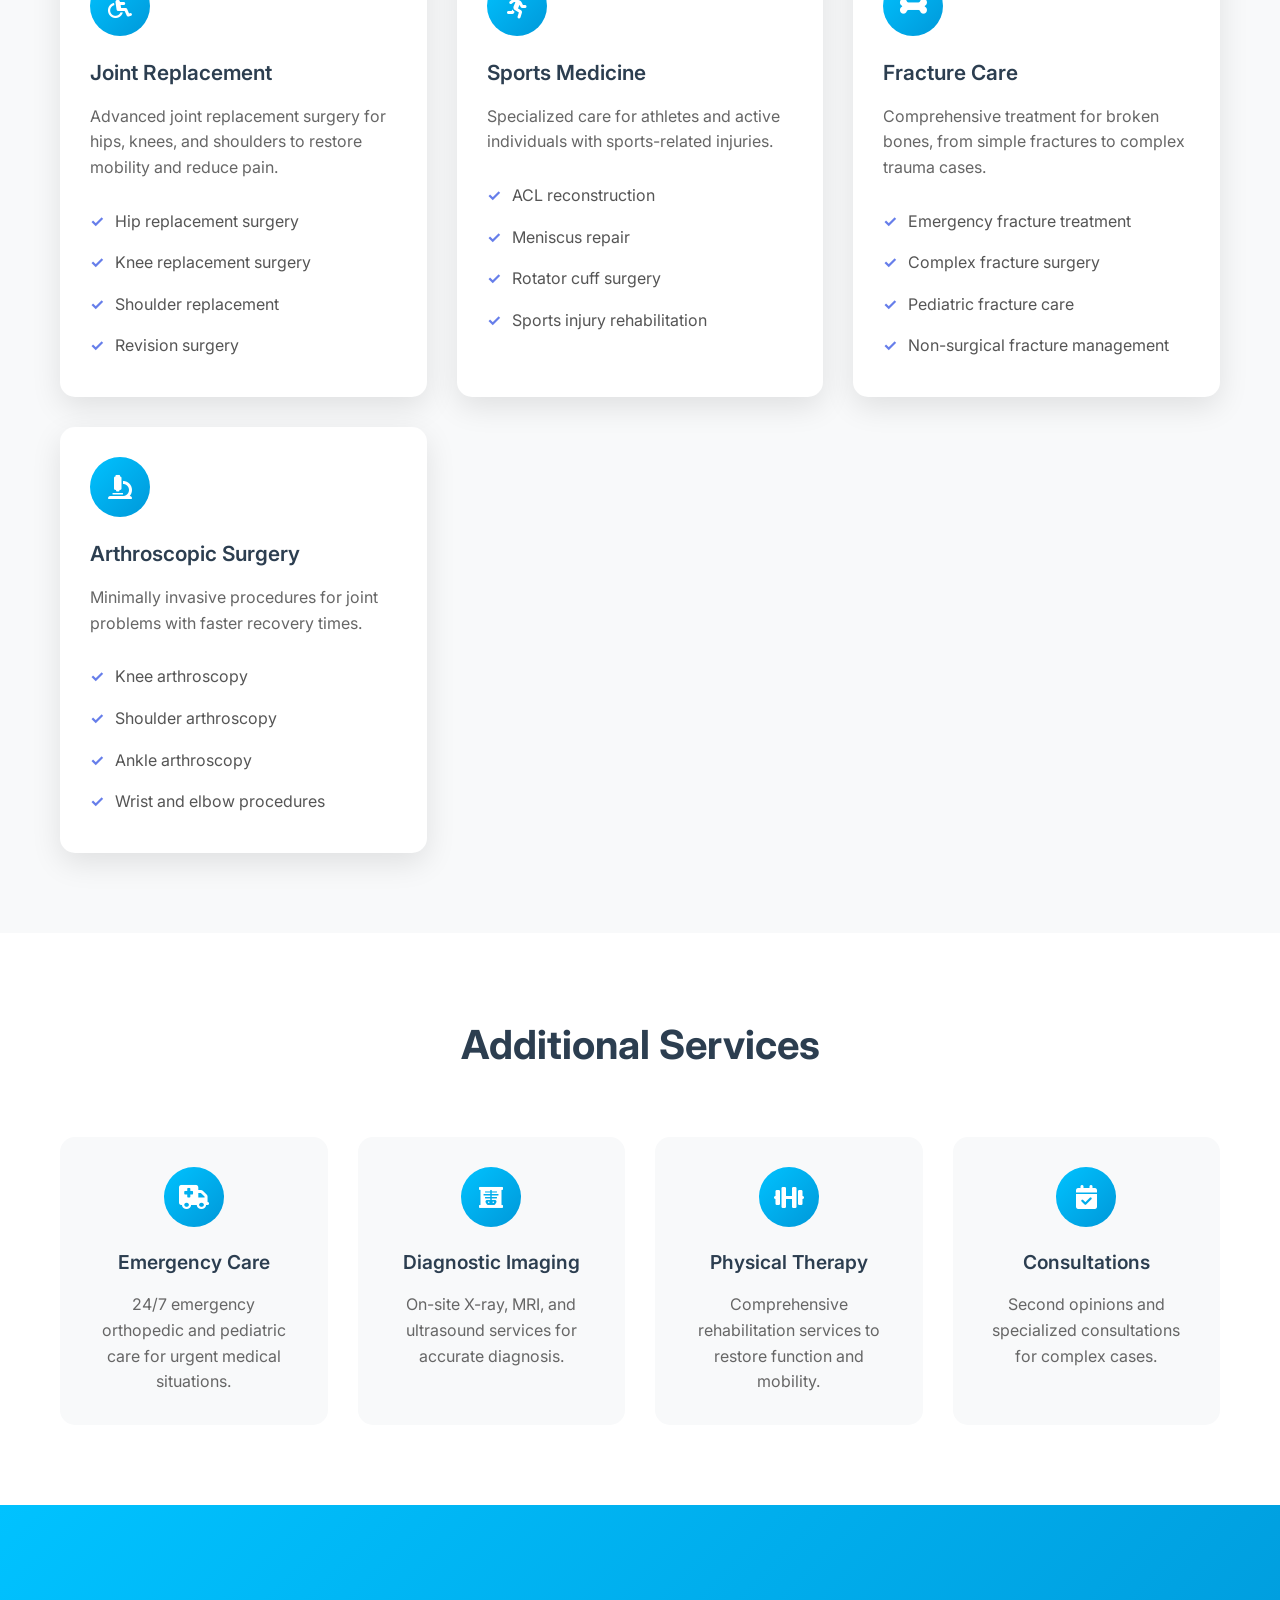
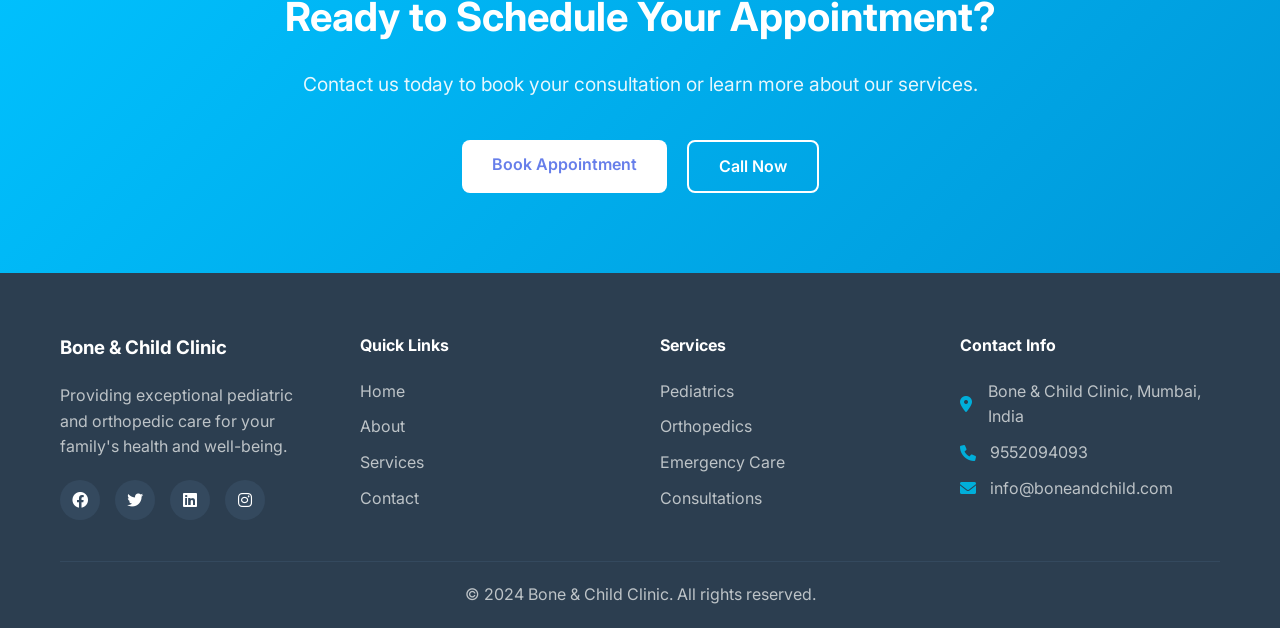
<file: services.html>
<!DOCTYPE html>
<html lang="en">
<head>
    <meta charset="UTF-8">
    <meta name="viewport" content="width=device-width, initial-scale=1.0">
    <title>Services - Bone & Child Clinic</title>
    <link rel="stylesheet" href="styles.css">
    <link rel="icon" href="logo.png">
    <link href="https://fonts.googleapis.com/css2?family=Inter:wght@300;400;500;600;700&display=swap" rel="stylesheet">
    <link rel="stylesheet" href="https://cdnjs.cloudflare.com/ajax/libs/font-awesome/6.0.0/css/all.min.css">
</head>
<body>
    <!-- Navigation -->
    <nav class="navbar">
        <div class="nav-container">
            <div class="nav-logo">
                <a href="index.html" class="logo-link">
                    <img src="logo.png" alt="Bone & Child Clinic" class="logo" onerror="this.onerror=null;this.src='logo-placeholder.png';">
                    <span class="logo-text">Bone & Child Clinic</span>
                </a>
            </div>
            <ul class="nav-menu">
                <li class="nav-item">
                    <a href="index.html" class="nav-link">Home</a>
                </li>
                <li class="nav-item">
                    <a href="about.html" class="nav-link">About</a>
                </li>
                <li class="nav-item">
                    <a href="services.html" class="nav-link active">Services</a>
                </li>
                <li class="nav-item">
                    <a href="contact.html" class="nav-link">Contact</a>
                </li>
            </ul>
            <div class="hamburger">
                <span class="bar"></span>
                <span class="bar"></span>
                <span class="bar"></span>
            </div>
        </div>
    </nav>

    <!-- Services Hero Section -->
    <section class="services-hero">
        <div class="container">
            <div class="services-hero-content">
                <h1>Our Medical Services</h1>
                <p>Comprehensive healthcare services for children and orthopedic care for all ages.</p>
            </div>
        </div>
    </section>

    <!-- Pediatrics Services -->
    <section class="service-section" id="pediatrics">
        <div class="container">
            <div class="service-header">
                <div class="service-icon">
                    <i class="fas fa-child"></i>
                </div>
                <div class="service-intro">
                    <h2>Pediatric Services</h2>
                    <p>Comprehensive healthcare for infants, children, and adolescents from birth through young adulthood.</p>
                </div>
            </div>
            <div class="services-grid">
                <div class="service-card">
                    <div class="service-card-icon">
                        <i class="fas fa-baby"></i>
                    </div>
                    <h3>Well-Child Visits</h3>
                    <p>Regular checkups to monitor your child's growth, development, and overall health.</p>
                    <ul class="service-features">
                        <li>Growth and development monitoring</li>
                        <li>Physical examinations</li>
                        <li>Health screenings</li>
                        <li>Parent education and guidance</li>
                    </ul>
                </div>
                <div class="service-card">
                    <div class="service-card-icon">
                        <i class="fas fa-syringe"></i>
                    </div>
                    <h3>Vaccinations</h3>
                    <p>Complete immunization services following CDC guidelines to protect your child's health.</p>
                    <ul class="service-features">
                        <li>Routine childhood vaccines</li>
                        <li>Flu vaccinations</li>
                        <li>Travel immunizations</li>
                        <li>Vaccine counseling</li>
                    </ul>
                </div>
                <div class="service-card">
                    <div class="service-card-icon">
                        <i class="fas fa-brain"></i>
                    </div>
                    <h3>Developmental Assessments</h3>
                    <p>Early detection and intervention for developmental delays and learning differences.</p>
                    <ul class="service-features">
                        <li>Developmental screening</li>
                        <li>Autism spectrum evaluations</li>
                        <li>Learning disability assessments</li>
                        <li>Behavioral consultations</li>
                    </ul>
                </div>
                <div class="service-card">
                    <div class="service-card-icon">
                        <i class="fas fa-thermometer-half"></i>
                    </div>
                    <h3>Acute Illness Care</h3>
                    <p>Prompt treatment for common childhood illnesses and infections.</p>
                    <ul class="service-features">
                        <li>Fever and infection treatment</li>
                        <li>Respiratory illness care</li>
                        <li>Ear, nose, and throat issues</li>
                        <li>Skin condition treatment</li>
                    </ul>
                </div>
            </div>
        </div>
    </section>

    <!-- Orthopedics Services -->
    <section class="service-section" id="orthopedics">
        <div class="container">
            <div class="service-header">
                <div class="service-icon">
                    <i class="fas fa-bone"></i>
                </div>
                <div class="service-intro">
                    <h2>Orthopedic Services</h2>
                    <p>Advanced treatment for bone, joint, and muscle conditions using the latest surgical and non-surgical techniques.</p>
                </div>
            </div>
            <div class="services-grid">
                <div class="service-card">
                    <div class="service-card-icon">
                        <i class="fas fa-wheelchair"></i>
                    </div>
                    <h3>Joint Replacement</h3>
                    <p>Advanced joint replacement surgery for hips, knees, and shoulders to restore mobility and reduce pain.</p>
                    <ul class="service-features">
                        <li>Hip replacement surgery</li>
                        <li>Knee replacement surgery</li>
                        <li>Shoulder replacement</li>
                        <li>Revision surgery</li>
                    </ul>
                </div>
                <div class="service-card">
                    <div class="service-card-icon">
                        <i class="fas fa-running"></i>
                    </div>
                    <h3>Sports Medicine</h3>
                    <p>Specialized care for athletes and active individuals with sports-related injuries.</p>
                    <ul class="service-features">
                        <li>ACL reconstruction</li>
                        <li>Meniscus repair</li>
                        <li>Rotator cuff surgery</li>
                        <li>Sports injury rehabilitation</li>
                    </ul>
                </div>
                <div class="service-card">
                    <div class="service-card-icon">
                        <i class="fas fa-bone"></i>
                    </div>
                    <h3>Fracture Care</h3>
                    <p>Comprehensive treatment for broken bones, from simple fractures to complex trauma cases.</p>
                    <ul class="service-features">
                        <li>Emergency fracture treatment</li>
                        <li>Complex fracture surgery</li>
                        <li>Pediatric fracture care</li>
                        <li>Non-surgical fracture management</li>
                    </ul>
                </div>
                <div class="service-card">
                    <div class="service-card-icon">
                        <i class="fas fa-microscope"></i>
                    </div>
                    <h3>Arthroscopic Surgery</h3>
                    <p>Minimally invasive procedures for joint problems with faster recovery times.</p>
                    <ul class="service-features">
                        <li>Knee arthroscopy</li>
                        <li>Shoulder arthroscopy</li>
                        <li>Ankle arthroscopy</li>
                        <li>Wrist and elbow procedures</li>
                    </ul>
                </div>
            </div>
        </div>
    </section>

    <!-- Additional Services -->
    <section class="additional-services">
        <div class="container">
            <h2 class="section-title">Additional Services</h2>
            <div class="additional-grid">
                <div class="additional-card">
                    <div class="additional-icon">
                        <i class="fas fa-ambulance"></i>
                    </div>
                    <h3>Emergency Care</h3>
                    <p>24/7 emergency orthopedic and pediatric care for urgent medical situations.</p>
                </div>
                <div class="additional-card">
                    <div class="additional-icon">
                        <i class="fas fa-x-ray"></i>
                    </div>
                    <h3>Diagnostic Imaging</h3>
                    <p>On-site X-ray, MRI, and ultrasound services for accurate diagnosis.</p>
                </div>
                <div class="additional-card">
                    <div class="additional-icon">
                        <i class="fas fa-dumbbell"></i>
                    </div>
                    <h3>Physical Therapy</h3>
                    <p>Comprehensive rehabilitation services to restore function and mobility.</p>
                </div>
                <div class="additional-card">
                    <div class="additional-icon">
                        <i class="fas fa-calendar-check"></i>
                    </div>
                    <h3>Consultations</h3>
                    <p>Second opinions and specialized consultations for complex cases.</p>
                </div>
            </div>
        </div>
    </section>


    <!-- CTA Section -->
    <section class="cta">
        <div class="container">
            <div class="cta-content">
                <h2>Ready to Schedule Your Appointment?</h2>
                <p>Contact us today to book your consultation or learn more about our services.</p>
                <div class="cta-buttons">
                    <a href="contact.html" class="btn btn-primary">Book Appointment</a>
                    <a href="tel:+1234567890" class="btn btn-outline">Call Now</a>
                </div>
            </div>
        </div>
    </section>

    <!-- Footer -->
    <footer class="footer">
        <div class="container">
            <div class="footer-content">
                <div class="footer-section">
                    <h3>Bone & Child Clinic</h3>
                    <p>Providing exceptional pediatric and orthopedic care for your family's health and well-being.</p>
                    <div class="social-links">
                        <a href="#"><i class="fab fa-facebook"></i></a>
                        <a href="#"><i class="fab fa-twitter"></i></a>
                        <a href="#"><i class="fab fa-linkedin"></i></a>
                        <a href="#"><i class="fab fa-instagram"></i></a>
                    </div>
                </div>
                <div class="footer-section">
                    <h4>Quick Links</h4>
                    <ul>
                        <li><a href="index.html">Home</a></li>
                        <li><a href="about.html">About</a></li>
                        <li><a href="services.html">Services</a></li>
                        <li><a href="contact.html">Contact</a></li>
                    </ul>
                </div>
                <div class="footer-section">
                    <h4>Services</h4>
                    <ul>
                        <li><a href="services.html#pediatrics">Pediatrics</a></li>
                        <li><a href="services.html#orthopedics">Orthopedics</a></li>
                        <li><a href="services.html#emergency">Emergency Care</a></li>
                        <li><a href="services.html#consultation">Consultations</a></li>
                    </ul>
                </div>
                <div class="footer-section">
                    <h4>Contact Info</h4>
                    <div class="contact-info">
                        <p><i class="fas fa-map-marker-alt"></i> Bone & Child Clinic, Mumbai, India</p>
                        <p><i class="fas fa-phone"></i> 9552094093</p>
                        <p><i class="fas fa-envelope"></i> info@boneandchild.com</p>
                    </div>
                </div>
            </div>
            <div class="footer-bottom">
                <p>&copy; 2024 Bone & Child Clinic. All rights reserved.</p>
            </div>
        </div>
    </footer>

    <a class="floating-whatsapp" href="https://wa.me/9552094093?text=Hello%20Bone%20%26%20Child%20Clinic%2C%20please%20guide%20me%20to%20the%20clinic." target="_blank" rel="noopener" aria-label="WhatsApp">
        <i class="fab fa-whatsapp"></i>
    </a>

    <script src="script.js"></script>
</body>
</html>
</file>
<file: styles.css>
/* Reset and Base Styles */
* {
    margin: 0;
    padding: 0;
    box-sizing: border-box;
}

body {
    font-family: 'Inter', sans-serif;
    line-height: 1.6;
    color: #333;
    background-color: #fff;
}

img {
    max-width: 100%;
    height: auto;
    display: block;
}

.container {
    max-width: 1200px;
    margin: 0 auto;
    padding: 0 20px;
}

/* Navigation */
.navbar {
    background: #fff;
    box-shadow: 0 2px 10px rgba(0,0,0,0.1);
    position: fixed;
    top: 0;
    width: 100%;
    z-index: 1000;
}

.nav-container {
    max-width: 1200px;
    margin: 0 auto;
    padding: 0 20px;
    display: flex;
    justify-content: space-between;
    align-items: center;
    height: 70px;
}

.nav-logo {
    display: flex;
    align-items: center;
    gap: 10px;
}

.logo-link {
    display: flex;
    align-items: center;
    gap: 10px;
    text-decoration: none;
    color: inherit;
    transition: opacity 0.3s ease;
}

.logo-link:hover {
    opacity: 0.8;
}

.logo {
    width: 40px;
    height: 40px;
    background: linear-gradient(135deg, #00c2ff 0%, #0098d9 100%);
    border-radius: 8px;
    display: flex;
    align-items: center;
    justify-content: center;
    color: white;
    font-weight: bold;
}

.logo-text {
    font-size: 1.2rem;
    font-weight: 600;
    color: #2c3e50;
}

.nav-menu {
    display: flex;
    list-style: none;
    gap: 30px;
}

.nav-link {
    text-decoration: none;
    color: #333;
    font-weight: 500;
    transition: color 0.3s ease;
    position: relative;
}

.nav-link:hover,
.nav-link.active {
    color: #00aeda;
}

.nav-link::after {
    content: '';
    position: absolute;
    bottom: -5px;
    left: 0;
    width: 0;
    height: 2px;
    background: #00aeda;
    transition: width 0.3s ease;
}

.nav-link:hover::after,
.nav-link.active::after {
    width: 100%;
}

.hamburger {
    display: none;
    flex-direction: column;
    cursor: pointer;
}

.bar {
    width: 25px;
    height: 3px;
    background: #333;
    margin: 3px 0;
    transition: 0.3s;
}

/* Hero Section */
.hero {
    background: linear-gradient(135deg, #00c2ff 0%, #0098d9 100%);
    color: white;
    padding: 120px 0 80px;
    margin-top: 70px;
}

.hero-container {
    max-width: 1200px;
    margin: 0 auto;
    padding: 0 20px;
    display: grid;
    grid-template-columns: 1fr 1fr;
    gap: 60px;
    align-items: center;
}

.hero-title {
    font-size: 3rem;
    font-weight: 700;
    margin-bottom: 20px;
    line-height: 1.2;
}

.hero-subtitle {
    font-size: 1.2rem;
    margin-bottom: 30px;
    opacity: 0.9;
}

.hero-buttons {
    display: flex;
    gap: 20px;
}

.btn {
    padding: 12px 30px;
    border-radius: 8px;
    text-decoration: none;
    font-weight: 600;
    transition: all 0.3s ease;
    display: inline-block;
    text-align: center;
}

.btn-primary {
    background: #fff;
    color: #667eea;
}

.btn-primary:hover {
    background: #f8f9fa;
    transform: translateY(-2px);
}

.btn-secondary {
    background: transparent;
    color: #fff;
    border: 2px solid #fff;
}

.btn-secondary:hover {
    background: #fff;
    color: #00aeda;
}

.hero-image {
    display: flex;
    justify-content: center;
    align-items: center;
}

.hero-placeholder {
    background: rgba(255,255,255,0.1);
    border: 2px dashed rgba(255,255,255,0.3);
    border-radius: 20px;
    padding: 60px;
    text-align: center;
    color: rgba(255,255,255,0.8);
}

.hero-placeholder i {
    font-size: 4rem;
    margin-bottom: 20px;
    display: block;
}

/* Specialties Section */
.specialties {
    padding: 80px 0;
    background: #f8f9fa;
}

.section-title {
    text-align: center;
    font-size: 2.5rem;
    font-weight: 700;
    margin-bottom: 60px;
    color: #2c3e50;
}

.specialties-grid {
    display: grid;
    grid-template-columns: repeat(auto-fit, minmax(400px, 1fr));
    gap: 40px;
}

.specialty-card {
    background: #fff;
    padding: 40px;
    border-radius: 15px;
    box-shadow: 0 10px 30px rgba(0,0,0,0.1);
    text-align: center;
    transition: transform 0.3s ease;
}

/* Specialty card with background image */
.specialty-card.bg-image {
    position: relative;
    color: #123;
    overflow: hidden;
}

.specialty-card.bg-image::before {
    content: '';
    position: absolute;
    inset: 0;
    opacity: 0.12;
}

.specialty-card.bg-image.bg-image-peds::before {
    background: url('peds.png') center/cover no-repeat;
}

.specialty-card.bg-image.bg-image-ortho::before {
    background: url('ortho.png') center/cover no-repeat;
}

.specialty-card.bg-image > * {
    position: relative;
    z-index: 1;
}

.specialty-card:hover {
    transform: translateY(-10px);
}

.specialty-icon {
    width: 80px;
    height: 80px;
    background: linear-gradient(135deg, #00c2ff 0%, #0098d9 100%);
    border-radius: 50%;
    display: flex;
    align-items: center;
    justify-content: center;
    margin: 0 auto 20px;
    color: white;
    font-size: 2rem;
}

.specialty-card h3 {
    font-size: 1.5rem;
    font-weight: 600;
    margin-bottom: 15px;
    color: #2c3e50;
}

.specialty-card p {
    color: #666;
    margin-bottom: 20px;
    line-height: 1.6;
}

.specialty-features {
    list-style: none;
    text-align: left;
}

.specialty-features li {
    padding: 8px 0;
    color: #555;
    position: relative;
    padding-left: 25px;
}

.specialty-features li::before {
    content: '✓';
    position: absolute;
    left: 0;
    color: #667eea;
    font-weight: bold;
}

/* Why Choose Us Section */
.why-choose-us {
    padding: 80px 0;
    background: #fff;
}

.features-grid {
    display: grid;
    grid-template-columns: repeat(auto-fit, minmax(250px, 1fr));
    gap: 40px;
}

.feature-card {
    text-align: center;
    padding: 30px;
}

.feature-icon {
    width: 60px;
    height: 60px;
    background: linear-gradient(135deg, #00c2ff 0%, #0098d9 100%);
    border-radius: 50%;
    display: flex;
    align-items: center;
    justify-content: center;
    margin: 0 auto 20px;
    color: white;
    font-size: 1.5rem;
}

.feature-card h3 {
    font-size: 1.3rem;
    font-weight: 600;
    margin-bottom: 15px;
    color: #2c3e50;
}

.feature-card p {
    color: #666;
    line-height: 1.6;
}

/* CTA Section */
.cta {
    background: linear-gradient(135deg, #00c2ff 0%, #0098d9 100%);
    color: white;
    padding: 80px 0;
    text-align: center;
}

.cta-content h2 {
    font-size: 2.5rem;
    font-weight: 700;
    margin-bottom: 20px;
}

.cta-content p {
    font-size: 1.2rem;
    margin-bottom: 40px;
    opacity: 0.9;
}

.cta-buttons {
    display: flex;
    gap: 20px;
    justify-content: center;
    flex-wrap: wrap;
}

.btn-outline {
    background: transparent;
    color: #fff;
    border: 2px solid #fff;
}

.btn-outline:hover {
    background: #fff;
    color: #667eea;
}

/* Footer */
.footer {
    background: #2c3e50;
    color: #fff;
    padding: 60px 0 20px;
}

.footer-content {
    display: grid;
    grid-template-columns: repeat(auto-fit, minmax(250px, 1fr));
    gap: 40px;
    margin-bottom: 40px;
}

.footer-section h3,
.footer-section h4 {
    margin-bottom: 20px;
    color: #fff;
}

.footer-section p {
    color: #bdc3c7;
    line-height: 1.6;
    margin-bottom: 20px;
}

.footer-section ul {
    list-style: none;
}

.footer-section ul li {
    margin-bottom: 10px;
}

.footer-section ul li a {
    color: #bdc3c7;
    text-decoration: none;
    transition: color 0.3s ease;
}

.footer-section ul li a:hover {
    color: #667eea;
}

.social-links {
    display: flex;
    gap: 15px;
    margin-top: 20px;
}

.social-links a {
    width: 40px;
    height: 40px;
    background: #34495e;
    border-radius: 50%;
    display: flex;
    align-items: center;
    justify-content: center;
    color: #fff;
    text-decoration: none;
    transition: all 0.3s ease;
}

.social-links a:hover {
    background: #00aeda;
    transform: translateY(-3px);
}

.contact-info p {
    display: flex;
    align-items: center;
    gap: 10px;
    margin-bottom: 10px;
}

.contact-info i {
    color: #00aeda;
    width: 20px;
}

.footer-bottom {
    border-top: 1px solid #34495e;
    padding-top: 20px;
    text-align: center;
    color: #bdc3c7;
}

/* Floating WhatsApp Button */
.floating-whatsapp {
    position: fixed;
    right: 20px;
    bottom: 20px;
    width: 56px;
    height: 56px;
    border-radius: 50%;
    background: #25D366;
    color: #fff;
    display: flex;
    align-items: center;
    justify-content: center;
    box-shadow: 0 8px 24px rgba(0,0,0,0.2);
    text-decoration: none;
    z-index: 1100;
    transition: transform 0.2s ease, box-shadow 0.2s ease;
}

.floating-whatsapp:hover {
    transform: translateY(-2px);
    box-shadow: 0 12px 28px rgba(0,0,0,0.25);
}

/* Responsive Design */
@media (max-width: 768px) {
    .hamburger {
        display: flex;
    }
    
    .nav-menu {
        position: fixed;
        left: -100%;
        top: 70px;
        flex-direction: column;
        background-color: #fff;
        width: 100%;
        text-align: center;
        transition: 0.3s;
        box-shadow: 0 10px 27px rgba(0,0,0,0.05);
        padding: 20px 0;
    }
    
    .nav-menu.active {
        left: 0;
    }
    
    .hero-container {
        grid-template-columns: 1fr;
        text-align: center;
    }
    
    .hero-title {
        font-size: 2rem;
    }
    
    .hero-buttons {
        justify-content: center;
        flex-wrap: wrap;
    }
    
    .specialties-grid {
        grid-template-columns: 1fr;
    }
    
    .features-grid {
        grid-template-columns: 1fr;
    }
    
    .cta-buttons {
        flex-direction: column;
        align-items: center;
    }
    
    .footer-content {
        grid-template-columns: 1fr;
        text-align: center;
    }

    /* About page mobile improvements */
    .about-hero-content h1 {
        font-size: 2.2rem;
    }

    .our-story {
        padding: 60px 0;
    }

    .story-content {
        gap: 30px;
    }

    .story-logo {
        max-width: 220px;
    }

    .doctors {
        padding: 60px 0;
    }

    .doctor-card {
        grid-template-columns: 1fr;
        gap: 20px;
        padding: 24px;
    }

    .doctor-image .image-placeholder {
        width: 120px;
        height: 120px;
        padding: 28px;
        margin: 0 auto;
    }

    .doctor-info h3 {
        font-size: 1.5rem;
    }

    .specialty-tags {
        gap: 8px;
    }

    .tag {
        font-size: 0.85rem;
        padding: 6px 12px;
    }
}

/* About Page Styles */
.about-hero {
    background: linear-gradient(135deg, #00c2ff 0%, #0098d9 100%);
    color: white;
    padding: 120px 0 80px;
    margin-top: 70px;
    text-align: center;
}

.about-hero-content h1 {
    font-size: 3rem;
    font-weight: 700;
    margin-bottom: 20px;
}

.about-hero-content p {
    font-size: 1.2rem;
    opacity: 0.9;
}

.our-story {
    padding: 80px 0;
    background: #fff;
}

.story-content {
    display: grid;
    grid-template-columns: 1fr 1fr;
    gap: 60px;
    align-items: center;
}

.story-text h2 {
    font-size: 2.5rem;
    font-weight: 700;
    margin-bottom: 30px;
    color: #2c3e50;
}

.story-text p {
    color: #666;
    line-height: 1.8;
    margin-bottom: 20px;
}

.story-stats {
    display: flex;
    gap: 40px;
    margin-top: 40px;
}

.stat {
    text-align: center;
}

.stat h3 {
    font-size: 2.5rem;
    font-weight: 700;
    color: #667eea;
    margin-bottom: 10px;
}

.stat p {
    color: #666;
    font-weight: 500;
}

.story-image {
    display: flex;
    justify-content: center;
}

.story-logo {
    max-width: 300px;
    width: 100%;
    height: auto;
    border-radius: 12px;
}

.image-placeholder {
    background: #f8f9fa;
    border: 2px dashed #ddd;
    border-radius: 15px;
    padding: 60px;
    text-align: center;
    color: #666;
    width: 100%;
    max-width: 400px;
}

.image-placeholder i {
    font-size: 4rem;
    margin-bottom: 20px;
    display: block;
    color: #667eea;
}

.doctors {
    padding: 80px 0;
    background: #f8f9fa;
}

.doctors-grid {
    display: grid;
    grid-template-columns: repeat(auto-fit, minmax(280px, 1fr));
    gap: 40px;
}

.doctor-card {
    background: #fff;
    border-radius: 15px;
    padding: 40px;
    box-shadow: 0 10px 30px rgba(0,0,0,0.1);
    display: grid;
    grid-template-columns: 200px 1fr;
    gap: 30px;
    align-items: start;
}

.doctor-image {
    text-align: center;
}

.doctor-image .image-placeholder {
    width: 150px;
    height: 150px;
    border-radius: 50%;
    padding: 40px;
    background: linear-gradient(135deg, #00c2ff 0%, #0098d9 100%);
    color: white;
    display: flex;
    flex-direction: column;
    align-items: center;
    justify-content: center;
}

.doctor-image .image-placeholder i {
    font-size: 3rem;
    margin-bottom: 10px;
}

.doctor-info h3 {
    font-size: 1.8rem;
    font-weight: 700;
    color: #2c3e50;
    margin-bottom: 10px;
}

.specialty {
    color: #667eea;
    font-weight: 600;
    font-size: 1.1rem;
    margin-bottom: 5px;
}

.credentials {
    color: #666;
    font-size: 0.9rem;
    margin-bottom: 15px;
}

.bio {
    color: #555;
    line-height: 1.6;
    margin-bottom: 20px;
}

.doctor-credentials,
.doctor-specialties {
    margin-bottom: 20px;
}

.doctor-credentials h4,
.doctor-specialties h4 {
    font-size: 1.1rem;
    font-weight: 600;
    color: #2c3e50;
    margin-bottom: 10px;
}

.doctor-credentials ul {
    list-style: none;
    padding: 0;
}

.doctor-credentials li {
    padding: 5px 0;
    color: #666;
    position: relative;
    padding-left: 20px;
}

.doctor-credentials li::before {
    content: '•';
    position: absolute;
    left: 0;
    color: #00aeda;
    font-weight: bold;
}

.specialty-tags {
    display: flex;
    flex-wrap: wrap;
    gap: 10px;
}

.tag {
    background: #e8fbff;
    color: #0098d9;
    padding: 5px 15px;
    border-radius: 20px;
    font-size: 0.9rem;
    font-weight: 500;
}

.mission-values {
    padding: 80px 0;
    background: #fff;
}

.mission-content h2 {
    font-size: 2.5rem;
    font-weight: 700;
    text-align: center;
    margin-bottom: 60px;
    color: #2c3e50;
}

.values-grid {
    display: grid;
    grid-template-columns: repeat(auto-fit, minmax(250px, 1fr));
    gap: 40px;
}

.value-item {
    text-align: center;
    padding: 30px;
}

.value-icon {
    width: 80px;
    height: 80px;
    background: linear-gradient(135deg, #00c2ff 0%, #0098d9 100%);
    border-radius: 50%;
    display: flex;
    align-items: center;
    justify-content: center;
    margin: 0 auto 20px;
    color: white;
    font-size: 2rem;
}

.value-item h3 {
    font-size: 1.3rem;
    font-weight: 600;
    margin-bottom: 15px;
    color: #2c3e50;
}

.value-item p {
    color: #666;
    line-height: 1.6;
}

/* Contact Page Styles */
.contact-hero {
    background: linear-gradient(135deg, #00c2ff 0%, #0098d9 100%);
    color: white;
    padding: 120px 0 80px;
    margin-top: 70px;
    text-align: center;
}

.contact-hero-content h1 {
    font-size: 3rem;
    font-weight: 700;
    margin-bottom: 20px;
}

.contact-hero-content p {
    font-size: 1.2rem;
    opacity: 0.9;
}

.contact-info-section {
    padding: 80px 0;
    background: #f8f9fa;
}

.contact-grid {
    display: grid;
    grid-template-columns: repeat(auto-fit, minmax(250px, 1fr));
    gap: 30px;
}

.contact-card {
    background: #fff;
    padding: 40px 30px;
    border-radius: 15px;
    box-shadow: 0 10px 30px rgba(0,0,0,0.1);
    text-align: center;
    transition: transform 0.3s ease;
}

.contact-card:hover {
    transform: translateY(-5px);
}

.contact-icon {
    width: 60px;
    height: 60px;
    background: linear-gradient(135deg, #00c2ff 0%, #0098d9 100%);
    border-radius: 50%;
    display: flex;
    align-items: center;
    justify-content: center;
    margin: 0 auto 20px;
    color: white;
    font-size: 1.5rem;
}

.contact-card h3 {
    font-size: 1.3rem;
    font-weight: 600;
    margin-bottom: 15px;
    color: #2c3e50;
}

.contact-card p {
    color: #666;
    line-height: 1.6;
    margin-bottom: 20px;
}

.contact-link {
    color: #667eea;
    text-decoration: none;
    font-weight: 600;
    transition: color 0.3s ease;
}

.contact-link:hover {
    color: #764ba2;
}

.contact-form-section {
    padding: 80px 0;
    background: #fff;
}

.contact-form-grid {
    display: grid;
    grid-template-columns: 1fr 1fr;
    gap: 60px;
    align-items: start;
}

.map-container {
    max-width: 800px;
    margin: 0 auto;
}

.contact-form-container h2 {
    font-size: 2rem;
    font-weight: 700;
    margin-bottom: 15px;
    color: #2c3e50;
}

.contact-form-container p {
    color: #666;
    margin-bottom: 30px;
    line-height: 1.6;
}

.contact-form {
    display: flex;
    flex-direction: column;
    gap: 20px;
}

.form-group {
    display: flex;
    flex-direction: column;
}

.form-group label {
    font-weight: 600;
    color: #2c3e50;
    margin-bottom: 8px;
}

.form-group input,
.form-group select,
.form-group textarea {
    padding: 12px 15px;
    border: 2px solid #e1e5e9;
    border-radius: 8px;
    font-size: 1rem;
    transition: border-color 0.3s ease;
}

.form-group input:focus,
.form-group select:focus,
.form-group textarea:focus {
    outline: none;
    border-color: #667eea;
}

.form-group textarea {
    resize: vertical;
    min-height: 120px;
}

.map-container h2 {
    font-size: 2rem;
    font-weight: 700;
    margin-bottom: 20px;
    color: #2c3e50;
}

.map-placeholder {
    background: #f8f9fa;
    border: 2px dashed #ddd;
    border-radius: 15px;
    padding: 60px;
    text-align: center;
    color: #666;
    margin-bottom: 30px;
}

.map-iframe-container {
    margin-bottom: 30px;
    border-radius: 15px;
    overflow: hidden;
    box-shadow: 0 5px 15px rgba(0,0,0,0.1);
}

.map-iframe-container iframe {
    border-radius: 15px;
    display: block;
}

.map-note {
    text-align: center;
    color: #666;
    font-size: 0.9rem;
    margin-top: 10px;
    font-weight: 500;
}

.map-links {
    text-align: center;
    margin-top: 15px;
}

.map-link-btn {
    display: inline-flex;
    align-items: center;
    gap: 8px;
    background: #00aeda;
    color: white;
    padding: 10px 20px;
    border-radius: 8px;
    text-decoration: none;
    font-weight: 600;
    font-size: 0.9rem;
    transition: all 0.3s ease;
}

.map-link-btn:hover {
    background: #0098d9;
    transform: translateY(-2px);
    box-shadow: 0 5px 15px rgba(0, 174, 218, 0.3);
}

.map-placeholder i {
    font-size: 3rem;
    margin-bottom: 15px;
    display: block;
    color: #00aeda;
}

.map-info h3 {
    font-size: 1.2rem;
    font-weight: 600;
    margin-bottom: 10px;
    color: #2c3e50;
}

.map-info p {
    color: #666;
    line-height: 1.6;
    margin-bottom: 20px;
}

.emergency-section {
    padding: 80px 0;
    background: #fff5f5;
    border-top: 3px solid #e53e3e;
}

.emergency-content {
    display: flex;
    align-items: center;
    gap: 30px;
}

.emergency-icon {
    width: 80px;
    height: 80px;
    background: #e53e3e;
    border-radius: 50%;
    display: flex;
    align-items: center;
    justify-content: center;
    color: white;
    font-size: 2rem;
    flex-shrink: 0;
}

.emergency-text h2 {
    font-size: 2rem;
    font-weight: 700;
    margin-bottom: 15px;
    color: #2c3e50;
}

.emergency-text p {
    color: #666;
    line-height: 1.6;
    margin-bottom: 20px;
}

.emergency-buttons {
    display: flex;
    gap: 15px;
    flex-wrap: wrap;
}

.btn-emergency {
    background: #e53e3e;
    color: white;
    padding: 12px 30px;
    border-radius: 8px;
    text-decoration: none;
    font-weight: 600;
    transition: all 0.3s ease;
    display: inline-block;
}

.btn-emergency:hover {
    background: #c53030;
    transform: translateY(-2px);
}

.faq-section {
    padding: 80px 0;
    background: #f8f9fa;
}

.faq-grid {
    display: grid;
    grid-template-columns: repeat(auto-fit, minmax(350px, 1fr));
    gap: 30px;
}

.faq-item {
    background: #fff;
    padding: 30px;
    border-radius: 15px;
    box-shadow: 0 5px 15px rgba(0,0,0,0.1);
}

.faq-item h3 {
    font-size: 1.2rem;
    font-weight: 600;
    margin-bottom: 15px;
    color: #2c3e50;
    cursor: pointer;
    transition: color 0.3s ease;
}

.faq-item h3:hover {
    color: #667eea;
}

.faq-item p {
    color: #666;
    line-height: 1.6;
}

/* Service Page Additional Styles */
.service-section {
    padding: 80px 0;
}

.service-section:nth-child(even) {
    background: #f8f9fa;
}

.service-header {
    display: flex;
    align-items: center;
    gap: 30px;
    margin-bottom: 60px;
}

.service-icon {
    width: 80px;
    height: 80px;
    background: linear-gradient(135deg, #00c2ff 0%, #0098d9 100%);
    border-radius: 50%;
    display: flex;
    align-items: center;
    justify-content: center;
    color: white;
    font-size: 2rem;
    flex-shrink: 0;
}

.service-intro h2 {
    font-size: 2.5rem;
    font-weight: 700;
    margin-bottom: 15px;
    color: #2c3e50;
}

.service-intro p {
    color: #666;
    line-height: 1.6;
    font-size: 1.1rem;
}

.services-grid {
    display: grid;
    grid-template-columns: repeat(auto-fit, minmax(300px, 1fr));
    gap: 30px;
}

.service-card {
    background: #fff;
    padding: 30px;
    border-radius: 15px;
    box-shadow: 0 10px 30px rgba(0,0,0,0.1);
    transition: transform 0.3s ease;
}

.service-card:hover {
    transform: translateY(-5px);
}

.service-card-icon {
    width: 60px;
    height: 60px;
    background: linear-gradient(135deg, #00c2ff 0%, #0098d9 100%);
    border-radius: 50%;
    display: flex;
    align-items: center;
    justify-content: center;
    margin-bottom: 20px;
    color: white;
    font-size: 1.5rem;
}

.service-card h3 {
    font-size: 1.3rem;
    font-weight: 600;
    margin-bottom: 15px;
    color: #2c3e50;
}

.service-card p {
    color: #666;
    line-height: 1.6;
    margin-bottom: 20px;
}

.service-features {
    list-style: none;
    padding: 0;
}

.service-features li {
    padding: 8px 0;
    color: #555;
    position: relative;
    padding-left: 25px;
}

.service-features li::before {
    content: '✓';
    position: absolute;
    left: 0;
    color: #667eea;
    font-weight: bold;
}

.additional-services {
    padding: 80px 0;
    background: #fff;
}

.additional-grid {
    display: grid;
    grid-template-columns: repeat(auto-fit, minmax(250px, 1fr));
    gap: 30px;
}

.additional-card {
    background: #f8f9fa;
    padding: 30px;
    border-radius: 15px;
    text-align: center;
    transition: transform 0.3s ease;
}

.additional-card:hover {
    transform: translateY(-5px);
}

.additional-icon {
    width: 60px;
    height: 60px;
    background: linear-gradient(135deg, #00c2ff 0%, #0098d9 100%);
    border-radius: 50%;
    display: flex;
    align-items: center;
    justify-content: center;
    margin: 0 auto 20px;
    color: white;
    font-size: 1.5rem;
}

.additional-card h3 {
    font-size: 1.2rem;
    font-weight: 600;
    margin-bottom: 15px;
    color: #2c3e50;
}

.additional-card p {
    color: #666;
    line-height: 1.6;
}

.insurance-section {
    padding: 80px 0;
    background: #f8f9fa;
}

.insurance-content h2 {
    font-size: 2.5rem;
    font-weight: 700;
    text-align: center;
    margin-bottom: 60px;
    color: #2c3e50;
}

.insurance-grid {
    display: grid;
    grid-template-columns: 1fr 1fr;
    gap: 60px;
}

.insurance-info,
.payment-info {
    background: #fff;
    padding: 40px;
    border-radius: 15px;
    box-shadow: 0 10px 30px rgba(0,0,0,0.1);
}

.insurance-info h3,
.payment-info h3 {
    font-size: 1.5rem;
    font-weight: 600;
    margin-bottom: 20px;
    color: #2c3e50;
}

.insurance-info p,
.payment-info p {
    color: #666;
    line-height: 1.6;
    margin-bottom: 20px;
}

.insurance-list,
.payment-list {
    list-style: none;
    padding: 0;
}

.insurance-list li,
.payment-list li {
    padding: 8px 0;
    color: #555;
    position: relative;
    padding-left: 25px;
}

.insurance-list li::before,
.payment-list li::before {
    content: '✓';
    position: absolute;
    left: 0;
    color: #00aeda;
    font-weight: bold;
}

.insurance-note {
    font-style: italic;
    color: #00aeda;
    margin-top: 20px;
}

@media (max-width: 768px) {
    .story-content {
        grid-template-columns: 1fr;
        text-align: center;
    }
    
    .story-stats {
        justify-content: center;
        flex-wrap: wrap;
    }
    
    .doctor-card {
        grid-template-columns: 1fr;
        text-align: center;
    }
    
    .contact-form-grid {
        grid-template-columns: 1fr;
    }
    
    .emergency-content {
        flex-direction: column;
        text-align: center;
    }
    
    .insurance-grid {
        grid-template-columns: 1fr;
    }
    
    .service-header {
        flex-direction: column;
        text-align: center;
    }
}

@media (max-width: 480px) {
    .hero-title {
        font-size: 1.8rem;
    }
    
    .section-title {
        font-size: 2rem;
    }
    
    .specialty-card,
    .feature-card {
        padding: 20px;
    }
    
    .about-hero-content h1,
    .contact-hero-content h1 {
        font-size: 1.8rem;
    }
    
    .story-text h2 {
        font-size: 1.8rem;
    }
    
    .story-logo {
        max-width: 180px;
    }
    
    .doctor-card {
        padding: 20px;
    }
    
    .contact-card {
        padding: 20px;
    }
}
</file>
